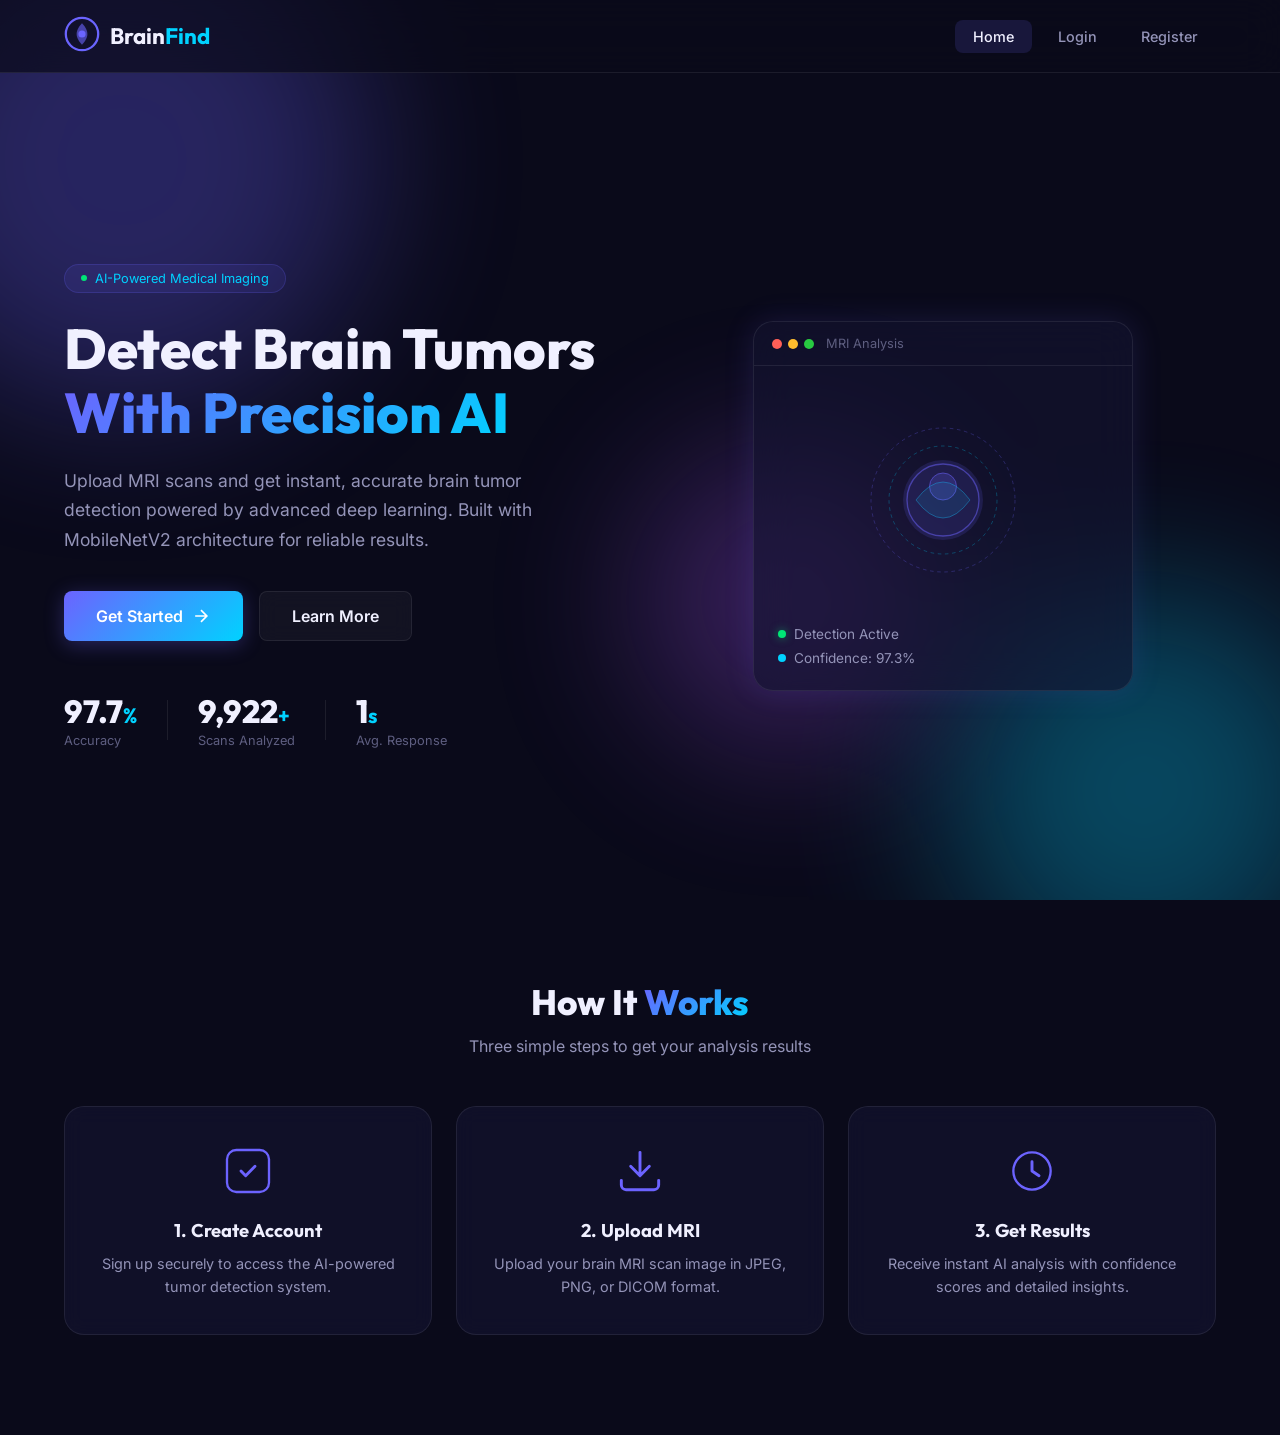
<file: index.html>
<!DOCTYPE html>
<html lang="en">

<head>
    <meta charset="UTF-8">
    <meta name="viewport" content="width=device-width, initial-scale=1.0">
    <title>BrainFind — AI Brain Tumor Detection</title>
    <meta name="description"
        content="Advanced AI-powered brain tumor detection from MRI scans using deep learning. Upload, analyze, and get instant results.">
    <link rel="preconnect" href="https://fonts.googleapis.com">
    <link rel="preconnect" href="https://fonts.gstatic.com" crossorigin>
    <link
        href="https://fonts.googleapis.com/css2?family=Inter:wght@300;400;500;600;700;800;900&family=Outfit:wght@300;400;500;600;700;800&display=swap"
        rel="stylesheet">
    <link rel="stylesheet" href="style.css">
</head>

<body>
    <!-- Animated Background -->
    <div class="bg-animation">
        <div class="bg-orb bg-orb-1"></div>
        <div class="bg-orb bg-orb-2"></div>
        <div class="bg-orb bg-orb-3"></div>
    </div>

    <!-- Navigation -->
    <nav class="navbar" id="navbar">
        <div class="nav-container">
            <a href="#" class="nav-logo" id="nav-logo-link">
                <div class="logo-icon">
                    <svg viewBox="0 0 40 40" fill="none">
                        <circle cx="20" cy="20" r="18" stroke="url(#logoGrad)" stroke-width="2.5" />
                        <path d="M20 8C20 8 14 14 14 20C14 26 20 32 20 32C20 32 26 26 26 20C26 14 20 8 20 8Z"
                            fill="url(#logoGrad)" opacity="0.6" />
                        <circle cx="20" cy="20" r="4" fill="url(#logoGrad)" />
                        <defs>
                            <linearGradient id="logoGrad" x1="0" y1="0" x2="40" y2="40">
                                <stop offset="0%" stop-color="#6C63FF" />
                                <stop offset="100%" stop-color="#00D2FF" />
                            </linearGradient>
                        </defs>
                    </svg>
                </div>
                <span class="logo-text">Brain<span class="logo-highlight">Find</span></span>
            </a>
            <div class="nav-links">
                <a href="#" class="nav-link active" data-page="home" id="nav-home">Home</a>
                <a href="#" class="nav-link" data-page="login" id="nav-login">Login</a>
                <a href="#" class="nav-link" data-page="register" id="nav-register">Register</a>
                <a href="#" class="nav-link hidden" data-page="upload" id="nav-upload">Analyze</a>
                <a href="#" class="nav-link hidden" data-page="records" id="nav-records">Records</a>
                <button class="nav-btn hidden" id="nav-logout">Logout</button>
            </div>
            <button class="mobile-menu-btn" id="mobile-menu-btn">
                <span></span><span></span><span></span>
            </button>
        </div>
    </nav>

    <!-- ==================== HOME PAGE ==================== -->
    <section class="page active" id="page-home">
        <div class="hero">
            <div class="hero-content">
                <div class="hero-badge">
                    <span class="badge-dot"></span>
                    AI-Powered Medical Imaging
                </div>
                <h1 class="hero-title">
                    Detect Brain Tumors<br>
                    <span class="gradient-text">With Precision AI</span>
                </h1>
                <p class="hero-subtitle">
                    Upload MRI scans and get instant, accurate brain tumor detection powered by
                    advanced deep learning. Built with MobileNetV2 architecture for reliable results.
                </p>
                <div class="hero-actions">
                    <button class="btn btn-primary btn-lg" id="hero-get-started">
                        Get Started
                        <svg width="20" height="20" viewBox="0 0 24 24" fill="none" stroke="currentColor"
                            stroke-width="2">
                            <path d="M5 12h14M12 5l7 7-7 7" />
                        </svg>
                    </button>
                    <button class="btn btn-glass btn-lg" id="hero-learn-more">
                        Learn More
                    </button>
                </div>
                <div class="hero-stats">
                    <div class="stat">
                        <span class="stat-number" data-count="98.5">0</span><span class="stat-suffix">%</span>
                        <span class="stat-label">Accuracy</span>
                    </div>
                    <div class="stat-divider"></div>
                    <div class="stat">
                        <span class="stat-number" data-count="10000">0</span><span class="stat-suffix">+</span>
                        <span class="stat-label">Scans Analyzed</span>
                    </div>
                    <div class="stat-divider"></div>
                    <div class="stat">
                        <span class="stat-number" data-count="2">0</span><span class="stat-suffix">s</span>
                        <span class="stat-label">Avg. Response</span>
                    </div>
                </div>
            </div>
            <div class="hero-visual">
                <div class="brain-scan-card">
                    <div class="scan-header">
                        <div class="scan-dots">
                            <span></span><span></span><span></span>
                        </div>
                        <span class="scan-title">MRI Analysis</span>
                    </div>
                    <div class="scan-body">
                        <div class="scan-image-placeholder">
                            <svg viewBox="0 0 200 200" fill="none">
                                <circle cx="100" cy="100" r="80" stroke="rgba(108,99,255,0.3)" stroke-width="1"
                                    stroke-dasharray="4 4" />
                                <circle cx="100" cy="100" r="60" stroke="rgba(0,210,255,0.3)" stroke-width="1"
                                    stroke-dasharray="4 4" />
                                <circle cx="100" cy="100" r="40" stroke="rgba(108,99,255,0.5)" stroke-width="1.5" />
                                <circle cx="100" cy="85" r="15" fill="rgba(108,99,255,0.2)"
                                    stroke="rgba(108,99,255,0.6)" stroke-width="1" />
                                <path d="M70 100 Q100 60 130 100 Q100 140 70 100Z" fill="rgba(0,210,255,0.1)"
                                    stroke="rgba(0,210,255,0.4)" stroke-width="1" />
                            </svg>
                            <div class="scan-pulse"></div>
                        </div>
                        <div class="scan-results">
                            <div class="scan-result-item">
                                <span class="result-dot positive"></span>
                                <span>Detection Active</span>
                            </div>
                            <div class="scan-result-item">
                                <span class="result-dot processing"></span>
                                <span>Confidence: 97.3%</span>
                            </div>
                        </div>
                    </div>
                </div>
            </div>
        </div>

        <!-- Features Section -->
        <div class="features-section" id="features">
            <h2 class="section-title">How It <span class="gradient-text">Works</span></h2>
            <p class="section-subtitle">Three simple steps to get your analysis results</p>
            <div class="features-grid">
                <div class="feature-card">
                    <div class="feature-icon">
                        <svg viewBox="0 0 48 48" fill="none">
                            <rect x="6" y="6" width="36" height="36" rx="8" stroke="url(#fg1)" stroke-width="2" />
                            <path d="M18 24L22 28L30 20" stroke="url(#fg1)" stroke-width="2.5" stroke-linecap="round"
                                stroke-linejoin="round" />
                            <defs>
                                <linearGradient id="fg1" x1="6" y1="6" x2="42" y2="42">
                                    <stop stop-color="#6C63FF" />
                                    <stop offset="1" stop-color="#00D2FF" />
                                </linearGradient>
                            </defs>
                        </svg>
                    </div>
                    <h3>1. Create Account</h3>
                    <p>Sign up securely to access the AI-powered tumor detection system.</p>
                </div>
                <div class="feature-card">
                    <div class="feature-icon">
                        <svg viewBox="0 0 48 48" fill="none">
                            <path d="M24 8L24 28M16 20L24 28L32 20" stroke="url(#fg2)" stroke-width="2.5"
                                stroke-linecap="round" stroke-linejoin="round" />
                            <path d="M8 32V36C8 38.2091 9.79086 40 12 40H36C38.2091 40 40 38.2091 40 36V32"
                                stroke="url(#fg2)" stroke-width="2.5" stroke-linecap="round" />
                            <defs>
                                <linearGradient id="fg2" x1="8" y1="8" x2="40" y2="40">
                                    <stop stop-color="#6C63FF" />
                                    <stop offset="1" stop-color="#00D2FF" />
                                </linearGradient>
                            </defs>
                        </svg>
                    </div>
                    <h3>2. Upload MRI</h3>
                    <p>Upload your brain MRI scan image in JPEG, PNG, or DICOM format.</p>
                </div>
                <div class="feature-card">
                    <div class="feature-icon">
                        <svg viewBox="0 0 48 48" fill="none">
                            <circle cx="24" cy="24" r="16" stroke="url(#fg3)" stroke-width="2" />
                            <path d="M24 16V24L30 28" stroke="url(#fg3)" stroke-width="2.5" stroke-linecap="round"
                                stroke-linejoin="round" />
                            <defs>
                                <linearGradient id="fg3" x1="8" y1="8" x2="40" y2="40">
                                    <stop stop-color="#6C63FF" />
                                    <stop offset="1" stop-color="#00D2FF" />
                                </linearGradient>
                            </defs>
                        </svg>
                    </div>
                    <h3>3. Get Results</h3>
                    <p>Receive instant AI analysis with confidence scores and detailed insights.</p>
                </div>
            </div>
        </div>
    </section>

    <!-- ==================== LOGIN PAGE ==================== -->
    <section class="page" id="page-login">
        <div class="auth-container">
            <div class="auth-card">
                <div class="auth-header">
                    <div class="auth-icon">
                        <svg viewBox="0 0 48 48" fill="none">
                            <circle cx="24" cy="18" r="8" stroke="url(#ag1)" stroke-width="2.5" />
                            <path d="M10 40C10 33.3726 16.268 28 24 28C31.732 28 38 33.3726 38 40" stroke="url(#ag1)"
                                stroke-width="2.5" stroke-linecap="round" />
                            <defs>
                                <linearGradient id="ag1" x1="10" y1="10" x2="38" y2="40">
                                    <stop stop-color="#6C63FF" />
                                    <stop offset="1" stop-color="#00D2FF" />
                                </linearGradient>
                            </defs>
                        </svg>
                    </div>
                    <h2>Welcome Back</h2>
                    <p>Sign in to continue analyzing MRI scans</p>
                </div>
                <form class="auth-form" id="login-form">
                    <div class="form-group">
                        <label for="login-email">Email Address</label>
                        <div class="input-wrapper">
                            <svg class="input-icon" viewBox="0 0 24 24" fill="none" stroke="currentColor"
                                stroke-width="1.5">
                                <rect x="2" y="4" width="20" height="16" rx="3" />
                                <path d="M2 7L12 13L22 7" />
                            </svg>
                            <input type="email" id="login-email" placeholder="you@example.com" required>
                        </div>
                    </div>
                    <div class="form-group">
                        <label for="login-password">Password</label>
                        <div class="input-wrapper">
                            <svg class="input-icon" viewBox="0 0 24 24" fill="none" stroke="currentColor"
                                stroke-width="1.5">
                                <rect x="3" y="11" width="18" height="11" rx="2" />
                                <path d="M7 11V7a5 5 0 0110 0v4" />
                            </svg>
                            <input type="password" id="login-password" placeholder="••••••••" required>
                            <button type="button" class="toggle-password" data-target="login-password">
                                <svg viewBox="0 0 24 24" fill="none" stroke="currentColor" stroke-width="1.5">
                                    <path d="M1 12s4-8 11-8 11 8 11 8-4 8-11 8-11-8-11-8z" />
                                    <circle cx="12" cy="12" r="3" />
                                </svg>
                            </button>
                        </div>
                    </div>
                    <div class="form-options">
                        <label class="checkbox-label">
                            <input type="checkbox" id="remember-me">
                            <span class="checkmark"></span>
                            Remember me
                        </label>
                        <a href="#" class="forgot-link">Forgot password?</a>
                    </div>
                    <button type="submit" class="btn btn-primary btn-full" id="login-submit">
                        <span class="btn-text">Sign In</span>
                        <div class="btn-loader hidden"></div>
                    </button>
                    <div class="auth-error hidden" id="login-error"></div>
                </form>
                <div class="auth-footer">
                    <p>Don't have an account? <a href="#" id="goto-register">Create one</a></p>
                </div>
            </div>
        </div>
    </section>

    <!-- ==================== REGISTER PAGE ==================== -->
    <section class="page" id="page-register">
        <div class="auth-container">
            <div class="auth-card">
                <div class="auth-header">
                    <div class="auth-icon">
                        <svg viewBox="0 0 48 48" fill="none">
                            <circle cx="24" cy="18" r="8" stroke="url(#ag2)" stroke-width="2.5" />
                            <path d="M10 40C10 33.3726 16.268 28 24 28C31.732 28 38 33.3726 38 40" stroke="url(#ag2)"
                                stroke-width="2.5" stroke-linecap="round" />
                            <path d="M36 14V22M32 18H40" stroke="url(#ag2)" stroke-width="2.5" stroke-linecap="round" />
                            <defs>
                                <linearGradient id="ag2" x1="10" y1="10" x2="40" y2="42">
                                    <stop stop-color="#6C63FF" />
                                    <stop offset="1" stop-color="#00D2FF" />
                                </linearGradient>
                            </defs>
                        </svg>
                    </div>
                    <h2>Create Account</h2>
                    <p>Join BrainFind to start analyzing MRI scans</p>
                </div>
                <form class="auth-form" id="register-form">
                    <div class="form-row">
                        <div class="form-group">
                            <label for="reg-firstname">First Name</label>
                            <div class="input-wrapper">
                                <svg class="input-icon" viewBox="0 0 24 24" fill="none" stroke="currentColor"
                                    stroke-width="1.5">
                                    <circle cx="12" cy="8" r="4" />
                                    <path d="M6 21v-2a4 4 0 014-4h4a4 4 0 014 4v2" />
                                </svg>
                                <input type="text" id="reg-firstname" placeholder="John" required>
                            </div>
                        </div>
                        <div class="form-group">
                            <label for="reg-lastname">Last Name</label>
                            <div class="input-wrapper">
                                <svg class="input-icon" viewBox="0 0 24 24" fill="none" stroke="currentColor"
                                    stroke-width="1.5">
                                    <circle cx="12" cy="8" r="4" />
                                    <path d="M6 21v-2a4 4 0 014-4h4a4 4 0 014 4v2" />
                                </svg>
                                <input type="text" id="reg-lastname" placeholder="Doe" required>
                            </div>
                        </div>
                    </div>
                    <div class="form-group">
                        <label for="reg-email">Email Address</label>
                        <div class="input-wrapper">
                            <svg class="input-icon" viewBox="0 0 24 24" fill="none" stroke="currentColor"
                                stroke-width="1.5">
                                <rect x="2" y="4" width="20" height="16" rx="3" />
                                <path d="M2 7L12 13L22 7" />
                            </svg>
                            <input type="email" id="reg-email" placeholder="you@example.com" required>
                        </div>
                    </div>
                    <div class="form-group">
                        <label for="reg-password">Password</label>
                        <div class="input-wrapper">
                            <svg class="input-icon" viewBox="0 0 24 24" fill="none" stroke="currentColor"
                                stroke-width="1.5">
                                <rect x="3" y="11" width="18" height="11" rx="2" />
                                <path d="M7 11V7a5 5 0 0110 0v4" />
                            </svg>
                            <input type="password" id="reg-password" placeholder="Min. 6 characters" required
                                minlength="6">
                            <button type="button" class="toggle-password" data-target="reg-password">
                                <svg viewBox="0 0 24 24" fill="none" stroke="currentColor" stroke-width="1.5">
                                    <path d="M1 12s4-8 11-8 11 8 11 8-4 8-11 8-11-8-11-8z" />
                                    <circle cx="12" cy="12" r="3" />
                                </svg>
                            </button>
                        </div>
                        <div class="password-strength" id="password-strength">
                            <div class="strength-bar">
                                <div class="strength-fill" id="strength-fill"></div>
                            </div>
                            <span class="strength-text" id="strength-text"></span>
                        </div>
                    </div>
                    <div class="form-group">
                        <label for="reg-confirm">Confirm Password</label>
                        <div class="input-wrapper">
                            <svg class="input-icon" viewBox="0 0 24 24" fill="none" stroke="currentColor"
                                stroke-width="1.5">
                                <rect x="3" y="11" width="18" height="11" rx="2" />
                                <path d="M7 11V7a5 5 0 0110 0v4" />
                            </svg>
                            <input type="password" id="reg-confirm" placeholder="Re-enter password" required>
                        </div>
                    </div>
                    <label class="checkbox-label terms-label">
                        <input type="checkbox" id="agree-terms" required>
                        <span class="checkmark"></span>
                        I agree to the <a href="#">Terms of Service</a> and <a href="#">Privacy Policy</a>
                    </label>
                    <button type="submit" class="btn btn-primary btn-full" id="register-submit">
                        <span class="btn-text">Create Account</span>
                        <div class="btn-loader hidden"></div>
                    </button>
                    <div class="auth-error hidden" id="register-error"></div>
                    <div class="auth-success hidden" id="register-success"></div>
                </form>
                <div class="auth-footer">
                    <p>Already have an account? <a href="#" id="goto-login">Sign in</a></p>
                </div>
            </div>
        </div>
    </section>

    <!-- ==================== UPLOAD / PREDICT PAGE ==================== -->
    <section class="page" id="page-upload">
        <div class="upload-container">
            <div class="upload-header">
                <h1>MRI Scan <span class="gradient-text">Analysis</span></h1>
                <p>Upload a brain MRI image to detect potential tumors using AI</p>
            </div>

            <div class="upload-content">
                <!-- Upload Area -->
                <div class="upload-area-wrapper">
                    <div class="upload-dropzone" id="upload-dropzone">
                        <div class="dropzone-content" id="dropzone-content">
                            <div class="dropzone-icon">
                                <svg viewBox="0 0 64 64" fill="none">
                                    <rect x="8" y="8" width="48" height="48" rx="12" stroke="url(#upGrad)"
                                        stroke-width="2" stroke-dasharray="6 4" />
                                    <path d="M32 22V42M24 30L32 22L40 30" stroke="url(#upGrad)" stroke-width="2.5"
                                        stroke-linecap="round" stroke-linejoin="round" />
                                    <defs>
                                        <linearGradient id="upGrad" x1="8" y1="8" x2="56" y2="56">
                                            <stop stop-color="#6C63FF" />
                                            <stop offset="1" stop-color="#00D2FF" />
                                        </linearGradient>
                                    </defs>
                                </svg>
                            </div>
                            <h3>Drag & Drop MRI Scan</h3>
                            <p>or click to browse files</p>
                            <span class="file-types">Supports: JPG, PNG, BMP</span>
                        </div>
                        <div class="dropzone-preview hidden" id="dropzone-preview">
                            <img id="preview-image" alt="MRI Preview">
                            <button class="remove-image" id="remove-image" title="Remove image">
                                <svg viewBox="0 0 24 24" fill="none" stroke="currentColor" stroke-width="2">
                                    <path d="M18 6L6 18M6 6l12 12" />
                                </svg>
                            </button>
                        </div>
                        <input type="file" id="file-input" accept="image/*" hidden>
                    </div>
                    <button class="btn btn-primary btn-lg btn-full" id="analyze-btn" disabled>
                        <svg width="20" height="20" viewBox="0 0 24 24" fill="none" stroke="currentColor"
                            stroke-width="2">
                            <circle cx="11" cy="11" r="8" />
                            <path d="M21 21l-4.35-4.35" />
                        </svg>
                        <span class="btn-text">Analyze Scan</span>
                        <div class="btn-loader hidden"></div>
                    </button>
                </div>

                <!-- Results Area -->
                <div class="results-panel hidden" id="results-panel">
                    <div class="results-header">
                        <h2>Analysis Results</h2>
                        <div style="display: flex; gap: 8px; align-items: center;">
                            <button class="btn btn-primary btn-sm" id="save-case-btn" style="background: linear-gradient(135deg, #10b981, #059669); border: none; font-weight: 600; padding: 8px 16px;">Save Case</button>
                            <button class="btn btn-glass btn-sm hidden" id="delete-case-btn" style="background: rgba(239, 68, 68, 0.15); border-color: rgba(239, 68, 68, 0.4); color: #ef4444; font-weight: 600; padding: 8px 16px;">Delete Case</button>
                            <button class="btn btn-glass btn-sm" id="new-scan-btn">New Scan</button>
                        </div>
                    </div>

                    <div class="result-card" id="result-card">
                        <div class="result-status" id="result-status">
                            <div class="status-icon" id="status-icon"></div>
                            <h3 id="result-label"></h3>
                            <p id="result-description"></p>
                        </div>

                        <div class="confidence-meter">
                            <div class="confidence-header">
                                <span>Confidence Score</span>
                                <span class="confidence-value" id="confidence-value">0%</span>
                            </div>
                            <div class="confidence-bar">
                                <div class="confidence-fill" id="confidence-fill"></div>
                            </div>
                        </div>

                        <div class="result-details">
                            <div class="detail-item">
                                <span class="detail-label">Model</span>
                                <span class="detail-value">MobileNetV2</span>
                            </div>
                            <div class="detail-item">
                                <span class="detail-label">Analysis Time</span>
                                <span class="detail-value" id="analysis-time">—</span>
                            </div>
                            <div class="detail-item">
                                <span class="detail-label">Image Size</span>
                                <span class="detail-value" id="image-size">—</span>
                            </div>
                        </div>
                    </div>

                    <!-- Highlighted Scan Image -->
                    <div class="highlighted-scan-wrapper hidden" id="highlighted-scan-wrapper">
                        <div class="highlighted-scan-header">
                            <svg viewBox="0 0 24 24" fill="none" stroke="currentColor" stroke-width="2" width="18" height="18"><circle cx="11" cy="11" r="8"/><path d="M21 21l-4.35-4.35"/></svg>
                            <span>AI Scan Analysis — Highlighted Region</span>
                        </div>
                        <div class="highlighted-scan-body">
                            <img id="highlighted-scan-img" alt="Highlighted MRI Scan" />
                            <div class="highlighted-scan-legend" id="highlighted-scan-legend"></div>
                        </div>
                    </div>

                    <div class="result-disclaimer">
                        <svg viewBox="0 0 24 24" fill="none" stroke="currentColor" stroke-width="1.5" width="16"
                            height="16">
                            <circle cx="12" cy="12" r="10" />
                            <path d="M12 8v4M12 16h.01" />
                        </svg>
                        <p>This is an AI-assisted analysis tool and should not replace professional medical diagnosis.
                            Always consult with a qualified healthcare provider.</p>
                    </div>
                </div>
        </div>
    </section>

    <!-- ==================== RECORDS / HISTORY PAGE ==================== -->
    <section class="page" id="page-records">
        <div class="upload-container" style="max-width: 1100px; margin-top: 40px; padding: 0 20px;">
            <!-- Saved Clinical Cases Log Section -->
            <div class="history-section" id="history-section" style="background: rgba(30, 30, 45, 0.45); backdrop-filter: blur(12px); border: 1px solid rgba(255,255,255,0.08); border-radius: 16px; padding: 28px; box-shadow: 0 8px 32px 0 rgba(0,0,0,0.25);">
                <div class="history-header" style="display: flex; justify-content: space-between; align-items: center; margin-bottom: 24px; border-bottom: 1px solid rgba(255,255,255,0.1); padding-bottom: 16px;">
                    <div style="display: flex; align-items: center; gap: 12px;">
                        <svg width="24" height="24" viewBox="0 0 24 24" fill="none" stroke="#6C63FF" stroke-width="2" stroke-linecap="round" stroke-linejoin="round"><path d="M14 2H6a2 2 0 0 0-2 2v16a2 2 0 0 0 2 2h12a2 2 0 0 0 2-2V8z"></path><polyline points="14 2 14 8 20 8"></polyline><line x1="16" y1="13" x2="8" y2="13"></line><line x1="16" y1="17" x2="8" y2="17"></line><polyline points="10 9 9 9 8 9"></polyline></svg>
                        <h2 style="font-family: 'Outfit', sans-serif; font-size: 1.45rem; margin: 0; color: #fff; font-weight: 600;">Saved Clinical Cases Log</h2>
                    </div>
                    <button class="btn btn-glass btn-sm" id="clear-history-btn" style="font-size: 0.82rem; padding: 8px 16px; border-color: rgba(239, 68, 68, 0.4); color: #ef4444; font-weight: 600;">Clear All Logs</button>
                </div>
                <div class="history-table-wrapper" style="overflow-x: auto;">
                    <table class="history-table" style="width: 100%; border-collapse: collapse; text-align: left; font-family: 'Inter', sans-serif; font-size: 0.9rem;">
                        <thead>
                            <tr style="border-bottom: 1px solid rgba(255,255,255,0.15); color: rgba(255,255,255,0.6); font-weight: 500;">
                                <th style="padding: 12px 8px;">Patient ID / Ref</th>
                                <th style="padding: 12px 8px;">Date & Time</th>
                                <th style="padding: 12px 8px;">Diagnosis</th>
                                <th style="padding: 12px 8px;">Confidence</th>
                                <th style="padding: 12px 8px;">Est. Dimensions</th>
                                <th style="padding: 12px 8px; text-align: right;">Action</th>
                            </tr>
                        </thead>
                        <tbody id="history-table-body" style="color: #fff;">
                            <tr>
                                <td colspan="6" style="padding: 24px 8px; text-align: center; color: rgba(255,255,255,0.4);">No saved patient reports found. Save a case to store it.</td>
                            </tr>
                        </tbody>
                    </table>
                </div>
            </div>
        </div>
    </section>

    <!-- Toast Notification -->
    <div class="toast-container" id="toast-container"></div>

    <script src="script.js"></script>
</body>

</html>
</file>
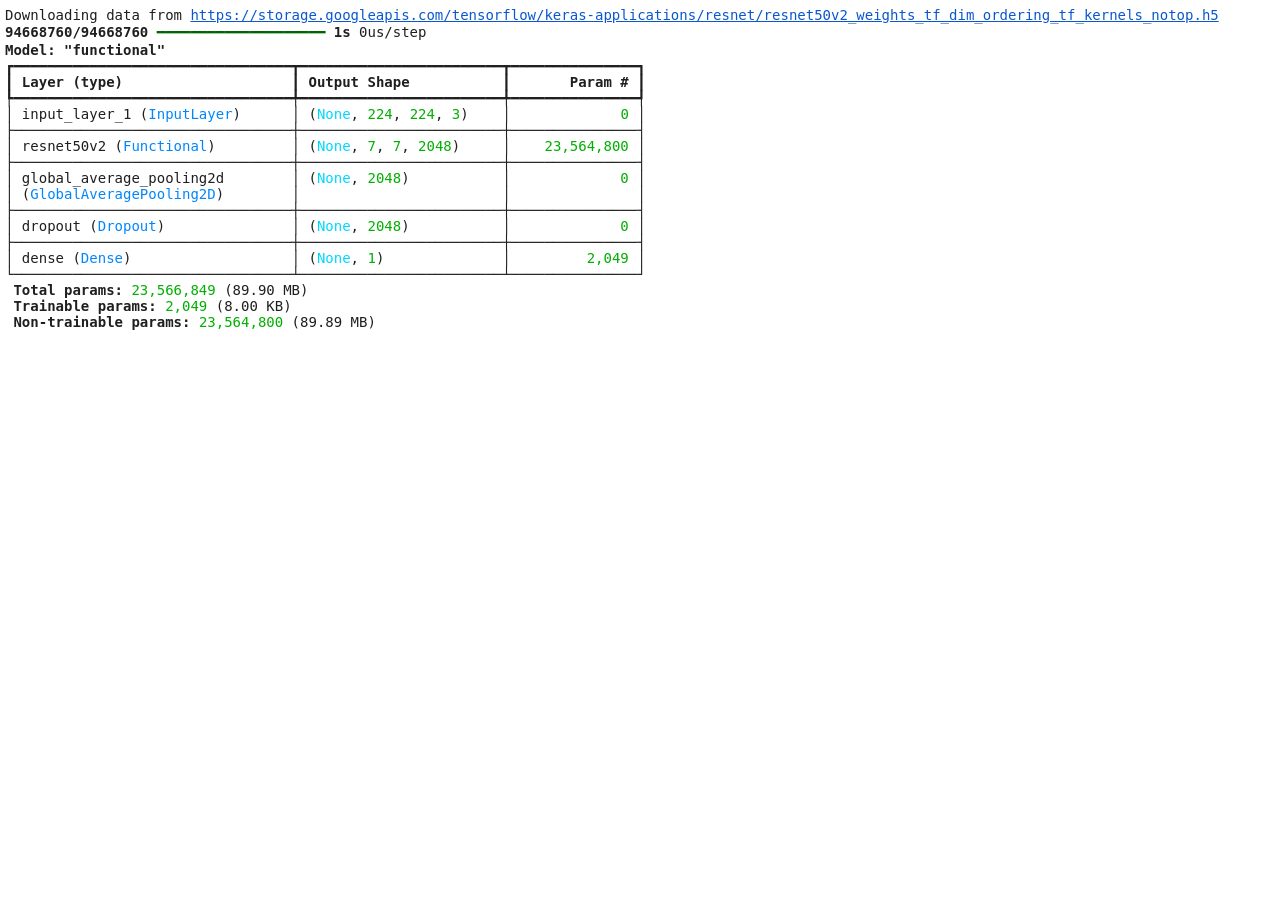
<file: outputframe(2).html>
<!DOCTYPE html>
<!-- saved from url=(0133)https://41qgcmsp38i-496ff2e9c6d22116-0-colab.googleusercontent.com/outputframe.html?vrz=colab-external_20260518-060045_RC00_917136975 -->
<html theme="light" editor="Default Light" style="overflow-y: hidden;"><head><meta http-equiv="Content-Type" content="text/html; charset=UTF-8">
<script>
  // Avoid arrow function syntax to stay ES5 compatible for the sake of googlebot.
  window.addEventListener("message", function (message) {
    if (message.source != window.parent) {
      return;
    }
    if (message.data.sandboxed_iframe_evaluation) {
      // Message is available in scope so evaluated script can get params from
      // it.
      window.currentMessage = message;
      eval.call(null, message.data.sandboxed_iframe_evaluation);
      delete window.currentMessage;
    }
  });
</script>
<style>html{--colab-primary-color:#0b57d0;--colab-primary-text-color:#1f1f1f;--colab-primary-text-color-rgb:31,31,31;--colab-secondary-text-color:#444746;--colab-primary-surface-color:#fff;--colab-secondary-surface-color:#f2f2f2;--colab-border-color:#c4c7c5;--colab-bold-border-color:#747775;--ansi-black:#000;--ansi-red:#8b0000;--ansi-green:#006400;--ansi-yellow:#cdcd00;--ansi-blue:#00e;--ansi-magenta:#cd00cd;--ansi-cyan:#4682b4;--ansi-gray:#e5e5e5;--ansi-bright-black:#7f7f7f;--ansi-bright-red:red;--ansi-bright-green:#00d000;--ansi-bright-yellow:#ff0;--ansi-bright-blue:#5c5cff;--ansi-bright-magenta:#f0f;--ansi-bright-cyan:#0ff;--ansi-bright-gray:#fff;--colab-anchor-color:var(--colab-primary-color);--colab-highlighted-surface-color:rgba(var(--colab-primary-text-color-rgb),0.08);--colab-icon-color:var(--colab-secondary-text-color);--colab-scrollbar-color:rgba(var(--colab-primary-text-color-rgb),0.24);--colab-scrollbar-hover-color:rgba(var(--colab-primary-text-color-rgb),0.48);--colab-scrollbar-active-color:rgba(var(--colab-primary-text-color-rgb),0.48);--colab-code-font-family:monospace;--colab-chrome-font-family:"Google Sans Text","Google Sans","Noto",sans-serif;--colab-chrome-font-size:14px}html[theme=dark]{--colab-primary-color:#a8c7fa;--colab-primary-text-color:#e3e3e3;--colab-primary-text-color-rgb:227,227,227;--colab-secondary-text-color:#c4c7c5;--colab-primary-surface-color:#282a2c;--colab-secondary-surface-color:#474747;--colab-border-color:#444746;--colab-bold-border-color:#8e918f;--ansi-black:#3f3f3f;--ansi-red:#ff7a88;--ansi-green:#57bb8a;--ansi-yellow:#ff6;--ansi-blue:#82b1ff;--ansi-magenta:#cd00cd;--ansi-cyan:#99bbd7;--ansi-gray:#e5e5e5;--ansi-bright-green:#0f0}html[theme=dark].embedded{--colab-secondary-surface-color:#202124;--colab-highlighted-surface-color:#202124;--colab-border-color:#3c4043}html[editor=Synthwave84]{--colab-anchor-color:#f97e72;--colab-primary-surface-color:#262335;--colab-secondary-surface-color:#49549539;--colab-highlighted-surface-color:#37294d99;--colab-border-color:#7059ab66;--ansi-red:#fe4450;--ansi-green:#72f1b8;--ansi-yellow:#f97e72;--ansi-blue:#03edf9;--ansi-magenta:#ff7edb;--ansi-cyan:#03edf9;--ansi-bright-red:#fe4450;--ansi-bright-green:#72f1b8;--ansi-bright-yellow:#fede5d;--ansi-bright-blue:#03edf9;--ansi-bright-magenta:#ff7edb;--ansi-bright-cyan:#03edf9}html{overflow-y:hidden}body{background:var(--colab-primary-surface-color);color:var(--colab-primary-text-color);font-family:var(--colab-chrome-font-family);font-size:var(--colab-chrome-font-size);line-height:1.24;font-weight:400;padding:7px 0 10px 5px;margin:0}h1,h2,h3,h4,h5,h6{color:var(--colab-primary-text-color);font-family:var(--colab-chrome-font-family);font-weight:700;margin-bottom:4px}p,ul{margin-bottom:6px;margin-top:6px}pre{margin-bottom:0;margin-top:0}a{color:var(--colab-anchor-color)}div.output_text,div.output_text pre,div.stream{display:inline}.execute_result>pre{display:block}.output_latex,.output_markdown{max-width:1016px}.output_markdown table,table.dataframe{border-collapse:collapse;border-spacing:0;border:none;table-layout:fixed}.output_markdown table thead,table.dataframe thead{border-bottom:1px solid var(--colab-border-color);font-family:var(--colab-code-font-family);text-align:right}.output_markdown table td,.output_markdown table th,.output_markdown table tr,table.dataframe td,table.dataframe th,table.dataframe tr{border:none;padding:.5em;white-space:normal}.output_markdown table th,table.dataframe th{font-weight:700}.output_markdown table th.col_heading,table.dataframe th.col_heading{text-align:right}.output_markdown table tbody tr:nth-child(odd),table.dataframe tbody tr:nth-child(odd){background:var(--colab-secondary-surface-color)}.output_markdown table tbody tr:hover,.output_markdown table tbody tr:nth-child(odd):hover,table.dataframe tbody tr:hover,table.dataframe tbody tr:nth-child(odd):hover{background-color:var(--colab-highlighted-surface-color)}.output_markdown table td,table.dataframe td{text-align:right}table.dataTable input.text_filter{width:95%}.output_markdown table th,table.dataTable th{text-align:left}.output_image>img{background-color:#fff;max-width:100%;vertical-align:bottom}.output_image>img.unconstrained{max-width:unset}.ansibold{font-weight:700}.ansiblack{color:#000}.ansired{color:darkred}.ansigreen{color:#006400}.ansiyellow{color:brown}.ansiblue{color:#00008b}.ansipurple{color:#9400d3}.ansicyan{color:#4682b4}.ansigray{color:gray}.ansibgblack{background-color:#000}.ansibgred{background-color:red}.ansibggreen{background-color:green}.ansibgyellow{background-color:#ff0}.ansibgblue{background-color:blue}.ansibgpurple{background-color:#f0f}.ansibgcyan{background-color:cyan}.ansibggray{background-color:gray}.output-error span{font-weight:400!important}.output-error pre{white-space:pre-wrap}.display_data .output_text pre,.execute_result .output_text pre{white-space:pre-wrap}input.raw_input{font-family:var(--colab-code-font-family);width:90%}input{background:var(--colab-primary-surface-color);border:1px solid var(--colab-bold-border-color);color:var(--colab-primary-text-color)}#output-area{display:flow-root}#output-area button.colab{background-color:var(--colab-secondary-surface-color);border:0;box-shadow:0 1px 3px 1px rgba(0,0,0,.15),0 1px 2px 0 rgba(0,0,0,.3);color:var(--colab-primary-text-color);font-family:var(--colab-chrome-font-family);font-size:11px;margin:0 4px 10px;padding:6px;text-transform:uppercase;-webkit-user-select:none;-moz-user-select:none;-ms-user-select:none;user-select:none}#output-area button.colab:hover{background-color:var(--colab-highlighted-surface-color);cursor:pointer}#output-area .output-error button.error-details{background-color:#42a5f5;color:#fff}#output-area .output-error button.error-details:hover{background-color:#2196f3}#output-area .stdin-widget{-webkit-box-align:center;-webkit-align-items:center;-moz-box-align:center;-ms-flex-align:center;align-items:center;display:inline;font-family:var(--colab-code-font-family);margin-right:10px;margin-top:10px;min-width:250px;padding:1px}#output-area .stdin-widget-hidden{visibility:hidden}.error .collapsed .extraneous{display:none}.error .error-expander{-webkit-box-align:center;-webkit-align-items:center;-moz-box-align:center;-ms-flex-align:center;align-items:center;cursor:pointer;display:-webkit-box;display:-webkit-flex;display:-moz-box;display:-ms-flexbox;display:flex}.error .error-expander hr{border:0;border-top:1px solid var(--colab-bold-border-color);-webkit-box-flex:1;-webkit-flex-grow:1;-moz-box-flex:1;-ms-flex-positive:1;flex-grow:1;height:1px;margin:0 10px;padding:0}.error .error-expander hr:first-child{max-width:240px}.error .error-expander svg{fill:var(--colab-icon-color);height:24px;stroke:var(--colab-icon-color);width:24px}.lm-Widget.lm-mod-hidden{display:none!important}audio:focus{outline:none}::-webkit-scrollbar{height:12px;width:12px}::-webkit-scrollbar-button{height:0;width:0}::-webkit-scrollbar-corner{background:transparent}::-webkit-scrollbar-thumb{background-clip:content-box;background-color:var(--colab-scrollbar-color);border:2px solid transparent;border-radius:8px;min-height:28px;min-width:28px}::-webkit-scrollbar-thumb:hover{background-color:var(--colab-scrollbar-hover-color)}::-webkit-scrollbar-thumb:active{background-color:var(--colab-scrollbar-active-color)}@supports not (selector(::-webkit-scrollbar)){*{scrollbar-color:var(--colab-scrollbar-color) transparent}}.string-repr{display:inline}.string-repr .quote{opacity:75%;-webkit-user-select:none;-moz-user-select:none;-ms-user-select:none;user-select:none}.string-repr pre{display:inline;white-space:pre-wrap;word-break:break-all}.string-repr button{color:var(--colab-primary-text-color);cursor:pointer;border:1px solid #767676;border-radius:2px;outline:none}.string-repr button.copy{background:transparent;border:none;margin-left:4px;opacity:0;padding:0;stroke:var(--colab-primary-text-color);-webkit-transition:opacity .2s;transition:opacity .2s}.string-repr button.copy svg{width:14px}.string-repr.hover button.copy,.string-repr:hover button.copy{opacity:1}.string-repr button.more{background-color:transparent;border-color:transparent;display:none;padding:0;-webkit-transition:background-color .2s,border-color .2s;transition:background-color .2s,border-color .2s}.string-repr.large button.more{display:inline}.string-repr.large.truncated button .collapse{display:none}.string-repr.large button .expand{display:none}.string-repr.large.truncated button .expand{display:inline}.string-repr.hover button.more,.string-repr:hover button.more{border-color:#767676}
/*# sourceMappingURL=outputframe.css.map */
//@ sourceURL=https://ssl.gstatic.com/colaboratory-static/common/36c39f0b4d14bd0c4bcaefb9bd81c792/outputframe.css</style><!--<base href="https://localhost:8080/">--><base href="."></head><body><div id="output-area"><span id="output-header"> </span><div id="output-body"><div class="stream output-id-11"><div class="output_subarea output_text"><pre>Downloading data from <a rel="nofollow" target="_blank" href="https://storage.googleapis.com/tensorflow/keras-applications/resnet/resnet50v2_weights_tf_dim_ordering_tf_kernels_notop.h5">https://storage.googleapis.com/tensorflow/keras-applications/resnet/resnet50v2_weights_tf_dim_ordering_tf_kernels_notop.h5</a>
<span style="font-weight: bold;">94668760/94668760</span><span> </span><span style="color: var(--ansi-green);">━━━━━━━━━━━━━━━━━━━━</span><span> </span><span style="font-weight: bold;">1s</span><span> 0us/step
</span></pre></div></div><div class="display_data output-id-12"><div class="output_subarea output_html rendered_html"><pre style="white-space:pre;overflow-x:auto;line-height:normal;font-family:Menlo,&#39;DejaVu Sans Mono&#39;,consolas,&#39;Courier New&#39;,monospace"><span style="font-weight: bold">Model: "functional"</span>
</pre>
</div></div><div class="display_data output-id-13"><div class="output_subarea output_html rendered_html"><pre style="white-space:pre;overflow-x:auto;line-height:normal;font-family:Menlo,&#39;DejaVu Sans Mono&#39;,consolas,&#39;Courier New&#39;,monospace">┏━━━━━━━━━━━━━━━━━━━━━━━━━━━━━━━━━┳━━━━━━━━━━━━━━━━━━━━━━━━┳━━━━━━━━━━━━━━━┓
┃<span style="font-weight: bold"> Layer (type)                    </span>┃<span style="font-weight: bold"> Output Shape           </span>┃<span style="font-weight: bold">       Param # </span>┃
┡━━━━━━━━━━━━━━━━━━━━━━━━━━━━━━━━━╇━━━━━━━━━━━━━━━━━━━━━━━━╇━━━━━━━━━━━━━━━┩
│ input_layer_1 (<span style="color: #0087ff; text-decoration-color: #0087ff">InputLayer</span>)      │ (<span style="color: #00d7ff; text-decoration-color: #00d7ff">None</span>, <span style="color: #00af00; text-decoration-color: #00af00">224</span>, <span style="color: #00af00; text-decoration-color: #00af00">224</span>, <span style="color: #00af00; text-decoration-color: #00af00">3</span>)    │             <span style="color: #00af00; text-decoration-color: #00af00">0</span> │
├─────────────────────────────────┼────────────────────────┼───────────────┤
│ resnet50v2 (<span style="color: #0087ff; text-decoration-color: #0087ff">Functional</span>)         │ (<span style="color: #00d7ff; text-decoration-color: #00d7ff">None</span>, <span style="color: #00af00; text-decoration-color: #00af00">7</span>, <span style="color: #00af00; text-decoration-color: #00af00">7</span>, <span style="color: #00af00; text-decoration-color: #00af00">2048</span>)     │    <span style="color: #00af00; text-decoration-color: #00af00">23,564,800</span> │
├─────────────────────────────────┼────────────────────────┼───────────────┤
│ global_average_pooling2d        │ (<span style="color: #00d7ff; text-decoration-color: #00d7ff">None</span>, <span style="color: #00af00; text-decoration-color: #00af00">2048</span>)           │             <span style="color: #00af00; text-decoration-color: #00af00">0</span> │
│ (<span style="color: #0087ff; text-decoration-color: #0087ff">GlobalAveragePooling2D</span>)        │                        │               │
├─────────────────────────────────┼────────────────────────┼───────────────┤
│ dropout (<span style="color: #0087ff; text-decoration-color: #0087ff">Dropout</span>)               │ (<span style="color: #00d7ff; text-decoration-color: #00d7ff">None</span>, <span style="color: #00af00; text-decoration-color: #00af00">2048</span>)           │             <span style="color: #00af00; text-decoration-color: #00af00">0</span> │
├─────────────────────────────────┼────────────────────────┼───────────────┤
│ dense (<span style="color: #0087ff; text-decoration-color: #0087ff">Dense</span>)                   │ (<span style="color: #00d7ff; text-decoration-color: #00d7ff">None</span>, <span style="color: #00af00; text-decoration-color: #00af00">1</span>)              │         <span style="color: #00af00; text-decoration-color: #00af00">2,049</span> │
└─────────────────────────────────┴────────────────────────┴───────────────┘
</pre>
</div></div><div class="display_data output-id-14"><div class="output_subarea output_html rendered_html"><pre style="white-space:pre;overflow-x:auto;line-height:normal;font-family:Menlo,&#39;DejaVu Sans Mono&#39;,consolas,&#39;Courier New&#39;,monospace"><span style="font-weight: bold"> Total params: </span><span style="color: #00af00; text-decoration-color: #00af00">23,566,849</span> (89.90 MB)
</pre>
</div></div><div class="display_data output-id-15"><div class="output_subarea output_html rendered_html"><pre style="white-space:pre;overflow-x:auto;line-height:normal;font-family:Menlo,&#39;DejaVu Sans Mono&#39;,consolas,&#39;Courier New&#39;,monospace"><span style="font-weight: bold"> Trainable params: </span><span style="color: #00af00; text-decoration-color: #00af00">2,049</span> (8.00 KB)
</pre>
</div></div><div class="display_data output-id-16"><div class="output_subarea output_html rendered_html"><pre style="white-space:pre;overflow-x:auto;line-height:normal;font-family:Menlo,&#39;DejaVu Sans Mono&#39;,consolas,&#39;Courier New&#39;,monospace"><span style="font-weight: bold"> Non-trainable params: </span><span style="color: #00af00; text-decoration-color: #00af00">23,564,800</span> (89.89 MB)
</pre>
</div></div></div><span id="output-footer"></span></div></body></html>
</file>
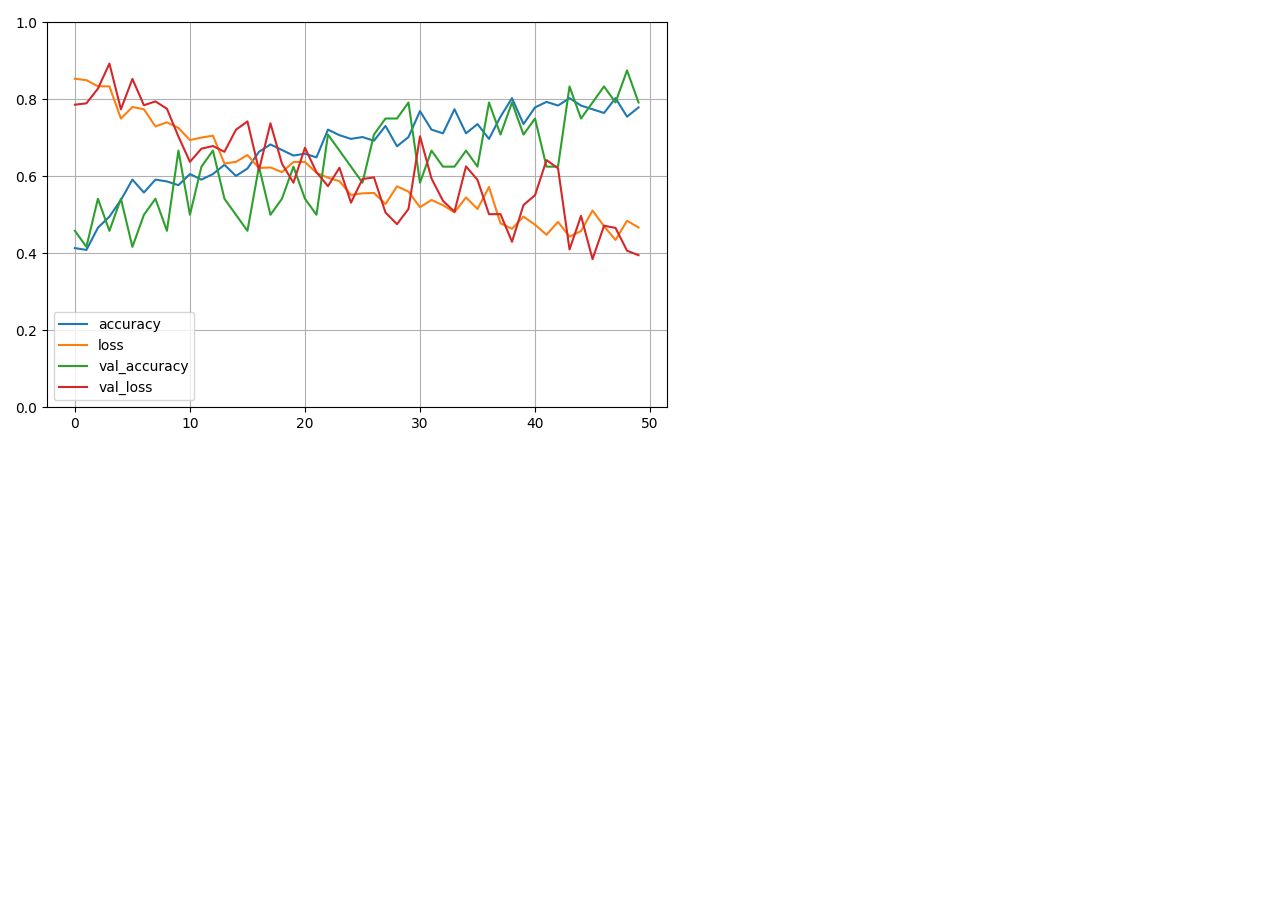
<file: outputframe(3).html>
<!DOCTYPE html>
<!-- saved from url=(0133)https://41qgcmsp38i-496ff2e9c6d22116-0-colab.googleusercontent.com/outputframe.html?vrz=colab-external_20260518-060045_RC00_917136975 -->
<html theme="light" editor="Default Light" style="overflow-y: hidden;"><head><meta http-equiv="Content-Type" content="text/html; charset=UTF-8">
<script>
  // Avoid arrow function syntax to stay ES5 compatible for the sake of googlebot.
  window.addEventListener("message", function (message) {
    if (message.source != window.parent) {
      return;
    }
    if (message.data.sandboxed_iframe_evaluation) {
      // Message is available in scope so evaluated script can get params from
      // it.
      window.currentMessage = message;
      eval.call(null, message.data.sandboxed_iframe_evaluation);
      delete window.currentMessage;
    }
  });
</script>
<style>html{--colab-primary-color:#0b57d0;--colab-primary-text-color:#1f1f1f;--colab-primary-text-color-rgb:31,31,31;--colab-secondary-text-color:#444746;--colab-primary-surface-color:#fff;--colab-secondary-surface-color:#f2f2f2;--colab-border-color:#c4c7c5;--colab-bold-border-color:#747775;--ansi-black:#000;--ansi-red:#8b0000;--ansi-green:#006400;--ansi-yellow:#cdcd00;--ansi-blue:#00e;--ansi-magenta:#cd00cd;--ansi-cyan:#4682b4;--ansi-gray:#e5e5e5;--ansi-bright-black:#7f7f7f;--ansi-bright-red:red;--ansi-bright-green:#00d000;--ansi-bright-yellow:#ff0;--ansi-bright-blue:#5c5cff;--ansi-bright-magenta:#f0f;--ansi-bright-cyan:#0ff;--ansi-bright-gray:#fff;--colab-anchor-color:var(--colab-primary-color);--colab-highlighted-surface-color:rgba(var(--colab-primary-text-color-rgb),0.08);--colab-icon-color:var(--colab-secondary-text-color);--colab-scrollbar-color:rgba(var(--colab-primary-text-color-rgb),0.24);--colab-scrollbar-hover-color:rgba(var(--colab-primary-text-color-rgb),0.48);--colab-scrollbar-active-color:rgba(var(--colab-primary-text-color-rgb),0.48);--colab-code-font-family:monospace;--colab-chrome-font-family:"Google Sans Text","Google Sans","Noto",sans-serif;--colab-chrome-font-size:14px}html[theme=dark]{--colab-primary-color:#a8c7fa;--colab-primary-text-color:#e3e3e3;--colab-primary-text-color-rgb:227,227,227;--colab-secondary-text-color:#c4c7c5;--colab-primary-surface-color:#282a2c;--colab-secondary-surface-color:#474747;--colab-border-color:#444746;--colab-bold-border-color:#8e918f;--ansi-black:#3f3f3f;--ansi-red:#ff7a88;--ansi-green:#57bb8a;--ansi-yellow:#ff6;--ansi-blue:#82b1ff;--ansi-magenta:#cd00cd;--ansi-cyan:#99bbd7;--ansi-gray:#e5e5e5;--ansi-bright-green:#0f0}html[theme=dark].embedded{--colab-secondary-surface-color:#202124;--colab-highlighted-surface-color:#202124;--colab-border-color:#3c4043}html[editor=Synthwave84]{--colab-anchor-color:#f97e72;--colab-primary-surface-color:#262335;--colab-secondary-surface-color:#49549539;--colab-highlighted-surface-color:#37294d99;--colab-border-color:#7059ab66;--ansi-red:#fe4450;--ansi-green:#72f1b8;--ansi-yellow:#f97e72;--ansi-blue:#03edf9;--ansi-magenta:#ff7edb;--ansi-cyan:#03edf9;--ansi-bright-red:#fe4450;--ansi-bright-green:#72f1b8;--ansi-bright-yellow:#fede5d;--ansi-bright-blue:#03edf9;--ansi-bright-magenta:#ff7edb;--ansi-bright-cyan:#03edf9}html{overflow-y:hidden}body{background:var(--colab-primary-surface-color);color:var(--colab-primary-text-color);font-family:var(--colab-chrome-font-family);font-size:var(--colab-chrome-font-size);line-height:1.24;font-weight:400;padding:7px 0 10px 5px;margin:0}h1,h2,h3,h4,h5,h6{color:var(--colab-primary-text-color);font-family:var(--colab-chrome-font-family);font-weight:700;margin-bottom:4px}p,ul{margin-bottom:6px;margin-top:6px}pre{margin-bottom:0;margin-top:0}a{color:var(--colab-anchor-color)}div.output_text,div.output_text pre,div.stream{display:inline}.execute_result>pre{display:block}.output_latex,.output_markdown{max-width:1016px}.output_markdown table,table.dataframe{border-collapse:collapse;border-spacing:0;border:none;table-layout:fixed}.output_markdown table thead,table.dataframe thead{border-bottom:1px solid var(--colab-border-color);font-family:var(--colab-code-font-family);text-align:right}.output_markdown table td,.output_markdown table th,.output_markdown table tr,table.dataframe td,table.dataframe th,table.dataframe tr{border:none;padding:.5em;white-space:normal}.output_markdown table th,table.dataframe th{font-weight:700}.output_markdown table th.col_heading,table.dataframe th.col_heading{text-align:right}.output_markdown table tbody tr:nth-child(odd),table.dataframe tbody tr:nth-child(odd){background:var(--colab-secondary-surface-color)}.output_markdown table tbody tr:hover,.output_markdown table tbody tr:nth-child(odd):hover,table.dataframe tbody tr:hover,table.dataframe tbody tr:nth-child(odd):hover{background-color:var(--colab-highlighted-surface-color)}.output_markdown table td,table.dataframe td{text-align:right}table.dataTable input.text_filter{width:95%}.output_markdown table th,table.dataTable th{text-align:left}.output_image>img{background-color:#fff;max-width:100%;vertical-align:bottom}.output_image>img.unconstrained{max-width:unset}.ansibold{font-weight:700}.ansiblack{color:#000}.ansired{color:darkred}.ansigreen{color:#006400}.ansiyellow{color:brown}.ansiblue{color:#00008b}.ansipurple{color:#9400d3}.ansicyan{color:#4682b4}.ansigray{color:gray}.ansibgblack{background-color:#000}.ansibgred{background-color:red}.ansibggreen{background-color:green}.ansibgyellow{background-color:#ff0}.ansibgblue{background-color:blue}.ansibgpurple{background-color:#f0f}.ansibgcyan{background-color:cyan}.ansibggray{background-color:gray}.output-error span{font-weight:400!important}.output-error pre{white-space:pre-wrap}.display_data .output_text pre,.execute_result .output_text pre{white-space:pre-wrap}input.raw_input{font-family:var(--colab-code-font-family);width:90%}input{background:var(--colab-primary-surface-color);border:1px solid var(--colab-bold-border-color);color:var(--colab-primary-text-color)}#output-area{display:flow-root}#output-area button.colab{background-color:var(--colab-secondary-surface-color);border:0;box-shadow:0 1px 3px 1px rgba(0,0,0,.15),0 1px 2px 0 rgba(0,0,0,.3);color:var(--colab-primary-text-color);font-family:var(--colab-chrome-font-family);font-size:11px;margin:0 4px 10px;padding:6px;text-transform:uppercase;-webkit-user-select:none;-moz-user-select:none;-ms-user-select:none;user-select:none}#output-area button.colab:hover{background-color:var(--colab-highlighted-surface-color);cursor:pointer}#output-area .output-error button.error-details{background-color:#42a5f5;color:#fff}#output-area .output-error button.error-details:hover{background-color:#2196f3}#output-area .stdin-widget{-webkit-box-align:center;-webkit-align-items:center;-moz-box-align:center;-ms-flex-align:center;align-items:center;display:inline;font-family:var(--colab-code-font-family);margin-right:10px;margin-top:10px;min-width:250px;padding:1px}#output-area .stdin-widget-hidden{visibility:hidden}.error .collapsed .extraneous{display:none}.error .error-expander{-webkit-box-align:center;-webkit-align-items:center;-moz-box-align:center;-ms-flex-align:center;align-items:center;cursor:pointer;display:-webkit-box;display:-webkit-flex;display:-moz-box;display:-ms-flexbox;display:flex}.error .error-expander hr{border:0;border-top:1px solid var(--colab-bold-border-color);-webkit-box-flex:1;-webkit-flex-grow:1;-moz-box-flex:1;-ms-flex-positive:1;flex-grow:1;height:1px;margin:0 10px;padding:0}.error .error-expander hr:first-child{max-width:240px}.error .error-expander svg{fill:var(--colab-icon-color);height:24px;stroke:var(--colab-icon-color);width:24px}.lm-Widget.lm-mod-hidden{display:none!important}audio:focus{outline:none}::-webkit-scrollbar{height:12px;width:12px}::-webkit-scrollbar-button{height:0;width:0}::-webkit-scrollbar-corner{background:transparent}::-webkit-scrollbar-thumb{background-clip:content-box;background-color:var(--colab-scrollbar-color);border:2px solid transparent;border-radius:8px;min-height:28px;min-width:28px}::-webkit-scrollbar-thumb:hover{background-color:var(--colab-scrollbar-hover-color)}::-webkit-scrollbar-thumb:active{background-color:var(--colab-scrollbar-active-color)}@supports not (selector(::-webkit-scrollbar)){*{scrollbar-color:var(--colab-scrollbar-color) transparent}}.string-repr{display:inline}.string-repr .quote{opacity:75%;-webkit-user-select:none;-moz-user-select:none;-ms-user-select:none;user-select:none}.string-repr pre{display:inline;white-space:pre-wrap;word-break:break-all}.string-repr button{color:var(--colab-primary-text-color);cursor:pointer;border:1px solid #767676;border-radius:2px;outline:none}.string-repr button.copy{background:transparent;border:none;margin-left:4px;opacity:0;padding:0;stroke:var(--colab-primary-text-color);-webkit-transition:opacity .2s;transition:opacity .2s}.string-repr button.copy svg{width:14px}.string-repr.hover button.copy,.string-repr:hover button.copy{opacity:1}.string-repr button.more{background-color:transparent;border-color:transparent;display:none;padding:0;-webkit-transition:background-color .2s,border-color .2s;transition:background-color .2s,border-color .2s}.string-repr.large button.more{display:inline}.string-repr.large.truncated button .collapse{display:none}.string-repr.large button .expand{display:none}.string-repr.large.truncated button .expand{display:inline}.string-repr.hover button.more,.string-repr:hover button.more{border-color:#767676}
/*# sourceMappingURL=outputframe.css.map */
//@ sourceURL=https://ssl.gstatic.com/colaboratory-static/common/36c39f0b4d14bd0c4bcaefb9bd81c792/outputframe.css</style><!--<base href="https://localhost:8080/">--><base href="."></head><body><div id="output-area"><span id="output-header"> </span><div id="output-body"><div class="display_data output-id-1"><div class="output_subarea output_image"><img src="[data-uri]"></div></div></div><span id="output-footer"></span></div></body></html>
</file>
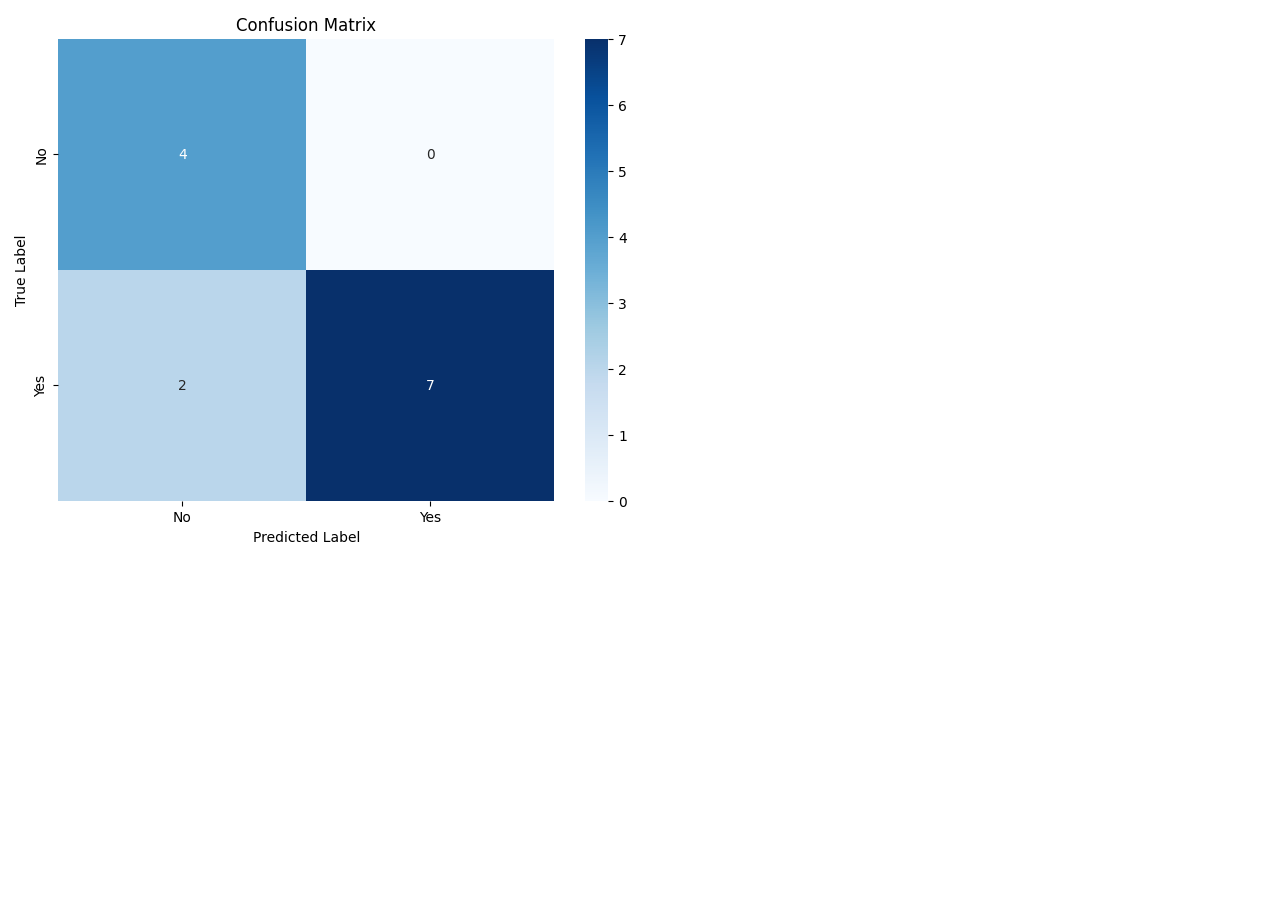
<file: outputframe(4).html>
<!DOCTYPE html>
<!-- saved from url=(0133)https://41qgcmsp38i-496ff2e9c6d22116-0-colab.googleusercontent.com/outputframe.html?vrz=colab-external_20260518-060045_RC00_917136975 -->
<html theme="light" editor="Default Light" style="overflow-y: hidden;"><head><meta http-equiv="Content-Type" content="text/html; charset=UTF-8">
<script>
  // Avoid arrow function syntax to stay ES5 compatible for the sake of googlebot.
  window.addEventListener("message", function (message) {
    if (message.source != window.parent) {
      return;
    }
    if (message.data.sandboxed_iframe_evaluation) {
      // Message is available in scope so evaluated script can get params from
      // it.
      window.currentMessage = message;
      eval.call(null, message.data.sandboxed_iframe_evaluation);
      delete window.currentMessage;
    }
  });
</script>
<style>html{--colab-primary-color:#0b57d0;--colab-primary-text-color:#1f1f1f;--colab-primary-text-color-rgb:31,31,31;--colab-secondary-text-color:#444746;--colab-primary-surface-color:#fff;--colab-secondary-surface-color:#f2f2f2;--colab-border-color:#c4c7c5;--colab-bold-border-color:#747775;--ansi-black:#000;--ansi-red:#8b0000;--ansi-green:#006400;--ansi-yellow:#cdcd00;--ansi-blue:#00e;--ansi-magenta:#cd00cd;--ansi-cyan:#4682b4;--ansi-gray:#e5e5e5;--ansi-bright-black:#7f7f7f;--ansi-bright-red:red;--ansi-bright-green:#00d000;--ansi-bright-yellow:#ff0;--ansi-bright-blue:#5c5cff;--ansi-bright-magenta:#f0f;--ansi-bright-cyan:#0ff;--ansi-bright-gray:#fff;--colab-anchor-color:var(--colab-primary-color);--colab-highlighted-surface-color:rgba(var(--colab-primary-text-color-rgb),0.08);--colab-icon-color:var(--colab-secondary-text-color);--colab-scrollbar-color:rgba(var(--colab-primary-text-color-rgb),0.24);--colab-scrollbar-hover-color:rgba(var(--colab-primary-text-color-rgb),0.48);--colab-scrollbar-active-color:rgba(var(--colab-primary-text-color-rgb),0.48);--colab-code-font-family:monospace;--colab-chrome-font-family:"Google Sans Text","Google Sans","Noto",sans-serif;--colab-chrome-font-size:14px}html[theme=dark]{--colab-primary-color:#a8c7fa;--colab-primary-text-color:#e3e3e3;--colab-primary-text-color-rgb:227,227,227;--colab-secondary-text-color:#c4c7c5;--colab-primary-surface-color:#282a2c;--colab-secondary-surface-color:#474747;--colab-border-color:#444746;--colab-bold-border-color:#8e918f;--ansi-black:#3f3f3f;--ansi-red:#ff7a88;--ansi-green:#57bb8a;--ansi-yellow:#ff6;--ansi-blue:#82b1ff;--ansi-magenta:#cd00cd;--ansi-cyan:#99bbd7;--ansi-gray:#e5e5e5;--ansi-bright-green:#0f0}html[theme=dark].embedded{--colab-secondary-surface-color:#202124;--colab-highlighted-surface-color:#202124;--colab-border-color:#3c4043}html[editor=Synthwave84]{--colab-anchor-color:#f97e72;--colab-primary-surface-color:#262335;--colab-secondary-surface-color:#49549539;--colab-highlighted-surface-color:#37294d99;--colab-border-color:#7059ab66;--ansi-red:#fe4450;--ansi-green:#72f1b8;--ansi-yellow:#f97e72;--ansi-blue:#03edf9;--ansi-magenta:#ff7edb;--ansi-cyan:#03edf9;--ansi-bright-red:#fe4450;--ansi-bright-green:#72f1b8;--ansi-bright-yellow:#fede5d;--ansi-bright-blue:#03edf9;--ansi-bright-magenta:#ff7edb;--ansi-bright-cyan:#03edf9}html{overflow-y:hidden}body{background:var(--colab-primary-surface-color);color:var(--colab-primary-text-color);font-family:var(--colab-chrome-font-family);font-size:var(--colab-chrome-font-size);line-height:1.24;font-weight:400;padding:7px 0 10px 5px;margin:0}h1,h2,h3,h4,h5,h6{color:var(--colab-primary-text-color);font-family:var(--colab-chrome-font-family);font-weight:700;margin-bottom:4px}p,ul{margin-bottom:6px;margin-top:6px}pre{margin-bottom:0;margin-top:0}a{color:var(--colab-anchor-color)}div.output_text,div.output_text pre,div.stream{display:inline}.execute_result>pre{display:block}.output_latex,.output_markdown{max-width:1016px}.output_markdown table,table.dataframe{border-collapse:collapse;border-spacing:0;border:none;table-layout:fixed}.output_markdown table thead,table.dataframe thead{border-bottom:1px solid var(--colab-border-color);font-family:var(--colab-code-font-family);text-align:right}.output_markdown table td,.output_markdown table th,.output_markdown table tr,table.dataframe td,table.dataframe th,table.dataframe tr{border:none;padding:.5em;white-space:normal}.output_markdown table th,table.dataframe th{font-weight:700}.output_markdown table th.col_heading,table.dataframe th.col_heading{text-align:right}.output_markdown table tbody tr:nth-child(odd),table.dataframe tbody tr:nth-child(odd){background:var(--colab-secondary-surface-color)}.output_markdown table tbody tr:hover,.output_markdown table tbody tr:nth-child(odd):hover,table.dataframe tbody tr:hover,table.dataframe tbody tr:nth-child(odd):hover{background-color:var(--colab-highlighted-surface-color)}.output_markdown table td,table.dataframe td{text-align:right}table.dataTable input.text_filter{width:95%}.output_markdown table th,table.dataTable th{text-align:left}.output_image>img{background-color:#fff;max-width:100%;vertical-align:bottom}.output_image>img.unconstrained{max-width:unset}.ansibold{font-weight:700}.ansiblack{color:#000}.ansired{color:darkred}.ansigreen{color:#006400}.ansiyellow{color:brown}.ansiblue{color:#00008b}.ansipurple{color:#9400d3}.ansicyan{color:#4682b4}.ansigray{color:gray}.ansibgblack{background-color:#000}.ansibgred{background-color:red}.ansibggreen{background-color:green}.ansibgyellow{background-color:#ff0}.ansibgblue{background-color:blue}.ansibgpurple{background-color:#f0f}.ansibgcyan{background-color:cyan}.ansibggray{background-color:gray}.output-error span{font-weight:400!important}.output-error pre{white-space:pre-wrap}.display_data .output_text pre,.execute_result .output_text pre{white-space:pre-wrap}input.raw_input{font-family:var(--colab-code-font-family);width:90%}input{background:var(--colab-primary-surface-color);border:1px solid var(--colab-bold-border-color);color:var(--colab-primary-text-color)}#output-area{display:flow-root}#output-area button.colab{background-color:var(--colab-secondary-surface-color);border:0;box-shadow:0 1px 3px 1px rgba(0,0,0,.15),0 1px 2px 0 rgba(0,0,0,.3);color:var(--colab-primary-text-color);font-family:var(--colab-chrome-font-family);font-size:11px;margin:0 4px 10px;padding:6px;text-transform:uppercase;-webkit-user-select:none;-moz-user-select:none;-ms-user-select:none;user-select:none}#output-area button.colab:hover{background-color:var(--colab-highlighted-surface-color);cursor:pointer}#output-area .output-error button.error-details{background-color:#42a5f5;color:#fff}#output-area .output-error button.error-details:hover{background-color:#2196f3}#output-area .stdin-widget{-webkit-box-align:center;-webkit-align-items:center;-moz-box-align:center;-ms-flex-align:center;align-items:center;display:inline;font-family:var(--colab-code-font-family);margin-right:10px;margin-top:10px;min-width:250px;padding:1px}#output-area .stdin-widget-hidden{visibility:hidden}.error .collapsed .extraneous{display:none}.error .error-expander{-webkit-box-align:center;-webkit-align-items:center;-moz-box-align:center;-ms-flex-align:center;align-items:center;cursor:pointer;display:-webkit-box;display:-webkit-flex;display:-moz-box;display:-ms-flexbox;display:flex}.error .error-expander hr{border:0;border-top:1px solid var(--colab-bold-border-color);-webkit-box-flex:1;-webkit-flex-grow:1;-moz-box-flex:1;-ms-flex-positive:1;flex-grow:1;height:1px;margin:0 10px;padding:0}.error .error-expander hr:first-child{max-width:240px}.error .error-expander svg{fill:var(--colab-icon-color);height:24px;stroke:var(--colab-icon-color);width:24px}.lm-Widget.lm-mod-hidden{display:none!important}audio:focus{outline:none}::-webkit-scrollbar{height:12px;width:12px}::-webkit-scrollbar-button{height:0;width:0}::-webkit-scrollbar-corner{background:transparent}::-webkit-scrollbar-thumb{background-clip:content-box;background-color:var(--colab-scrollbar-color);border:2px solid transparent;border-radius:8px;min-height:28px;min-width:28px}::-webkit-scrollbar-thumb:hover{background-color:var(--colab-scrollbar-hover-color)}::-webkit-scrollbar-thumb:active{background-color:var(--colab-scrollbar-active-color)}@supports not (selector(::-webkit-scrollbar)){*{scrollbar-color:var(--colab-scrollbar-color) transparent}}.string-repr{display:inline}.string-repr .quote{opacity:75%;-webkit-user-select:none;-moz-user-select:none;-ms-user-select:none;user-select:none}.string-repr pre{display:inline;white-space:pre-wrap;word-break:break-all}.string-repr button{color:var(--colab-primary-text-color);cursor:pointer;border:1px solid #767676;border-radius:2px;outline:none}.string-repr button.copy{background:transparent;border:none;margin-left:4px;opacity:0;padding:0;stroke:var(--colab-primary-text-color);-webkit-transition:opacity .2s;transition:opacity .2s}.string-repr button.copy svg{width:14px}.string-repr.hover button.copy,.string-repr:hover button.copy{opacity:1}.string-repr button.more{background-color:transparent;border-color:transparent;display:none;padding:0;-webkit-transition:background-color .2s,border-color .2s;transition:background-color .2s,border-color .2s}.string-repr.large button.more{display:inline}.string-repr.large.truncated button .collapse{display:none}.string-repr.large button .expand{display:none}.string-repr.large.truncated button .expand{display:inline}.string-repr.hover button.more,.string-repr:hover button.more{border-color:#767676}
/*# sourceMappingURL=outputframe.css.map */
//@ sourceURL=https://ssl.gstatic.com/colaboratory-static/common/36c39f0b4d14bd0c4bcaefb9bd81c792/outputframe.css</style><!--<base href="https://localhost:8080/">--><base href="."></head><body><div id="output-area"><span id="output-header"> </span><div id="output-body"><div class="display_data output-id-1"><div class="output_subarea output_image"><img src="[data-uri]"></div></div></div><span id="output-footer"></span></div></body></html>
</file>
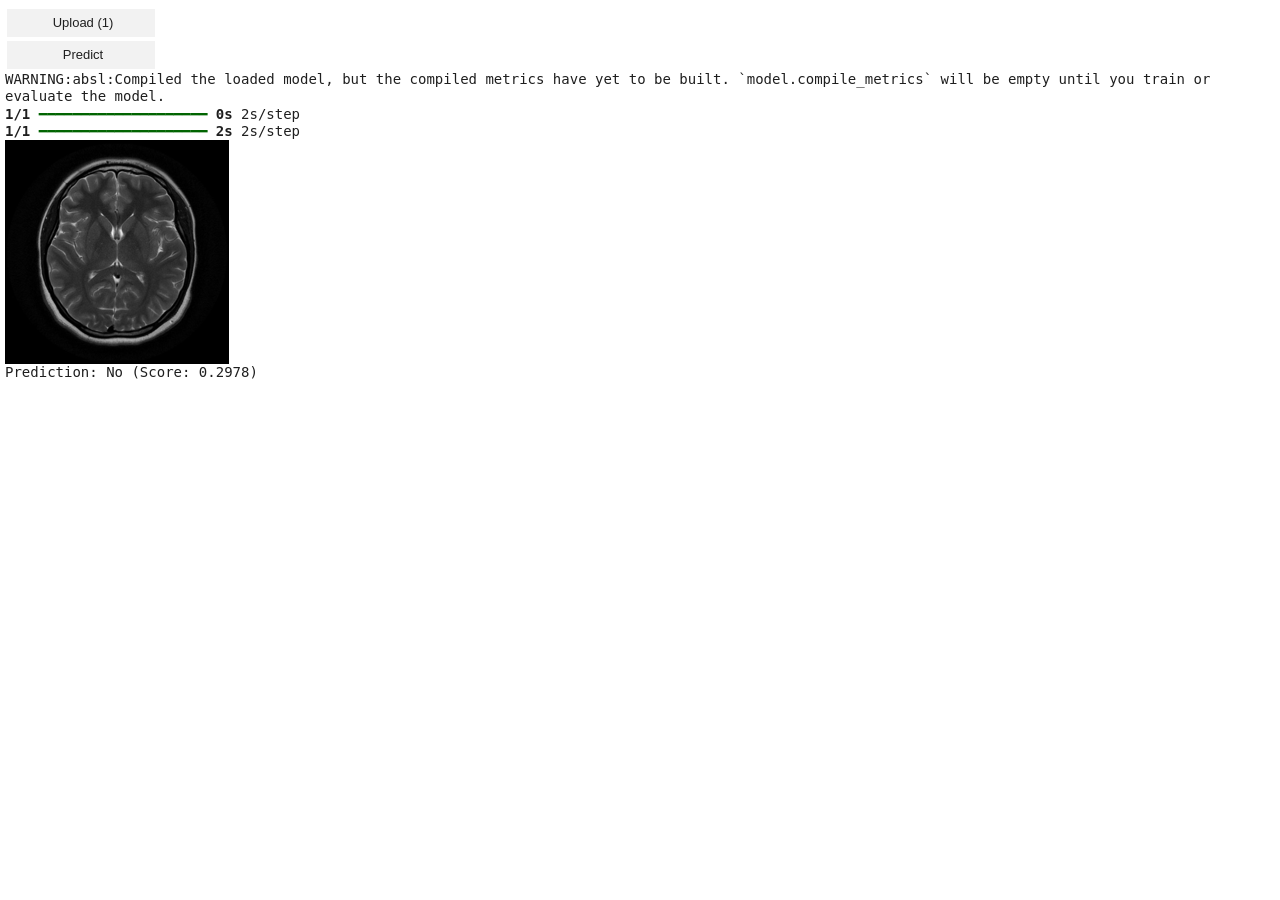
<file: outputframe(5).html>
<!DOCTYPE html>
<!-- saved from url=(0133)https://41qgcmsp38i-496ff2e9c6d22116-0-colab.googleusercontent.com/outputframe.html?vrz=colab-external_20260518-060045_RC00_917136975 -->
<html theme="light" editor="Default Light" style="overflow-y: hidden;"><head><meta http-equiv="Content-Type" content="text/html; charset=UTF-8">
<script>
  // Avoid arrow function syntax to stay ES5 compatible for the sake of googlebot.
  window.addEventListener("message", function (message) {
    if (message.source != window.parent) {
      return;
    }
    if (message.data.sandboxed_iframe_evaluation) {
      // Message is available in scope so evaluated script can get params from
      // it.
      window.currentMessage = message;
      eval.call(null, message.data.sandboxed_iframe_evaluation);
      delete window.currentMessage;
    }
  });
</script>
<style>html{--colab-primary-color:#0b57d0;--colab-primary-text-color:#1f1f1f;--colab-primary-text-color-rgb:31,31,31;--colab-secondary-text-color:#444746;--colab-primary-surface-color:#fff;--colab-secondary-surface-color:#f2f2f2;--colab-border-color:#c4c7c5;--colab-bold-border-color:#747775;--ansi-black:#000;--ansi-red:#8b0000;--ansi-green:#006400;--ansi-yellow:#cdcd00;--ansi-blue:#00e;--ansi-magenta:#cd00cd;--ansi-cyan:#4682b4;--ansi-gray:#e5e5e5;--ansi-bright-black:#7f7f7f;--ansi-bright-red:red;--ansi-bright-green:#00d000;--ansi-bright-yellow:#ff0;--ansi-bright-blue:#5c5cff;--ansi-bright-magenta:#f0f;--ansi-bright-cyan:#0ff;--ansi-bright-gray:#fff;--colab-anchor-color:var(--colab-primary-color);--colab-highlighted-surface-color:rgba(var(--colab-primary-text-color-rgb),0.08);--colab-icon-color:var(--colab-secondary-text-color);--colab-scrollbar-color:rgba(var(--colab-primary-text-color-rgb),0.24);--colab-scrollbar-hover-color:rgba(var(--colab-primary-text-color-rgb),0.48);--colab-scrollbar-active-color:rgba(var(--colab-primary-text-color-rgb),0.48);--colab-code-font-family:monospace;--colab-chrome-font-family:"Google Sans Text","Google Sans","Noto",sans-serif;--colab-chrome-font-size:14px}html[theme=dark]{--colab-primary-color:#a8c7fa;--colab-primary-text-color:#e3e3e3;--colab-primary-text-color-rgb:227,227,227;--colab-secondary-text-color:#c4c7c5;--colab-primary-surface-color:#282a2c;--colab-secondary-surface-color:#474747;--colab-border-color:#444746;--colab-bold-border-color:#8e918f;--ansi-black:#3f3f3f;--ansi-red:#ff7a88;--ansi-green:#57bb8a;--ansi-yellow:#ff6;--ansi-blue:#82b1ff;--ansi-magenta:#cd00cd;--ansi-cyan:#99bbd7;--ansi-gray:#e5e5e5;--ansi-bright-green:#0f0}html[theme=dark].embedded{--colab-secondary-surface-color:#202124;--colab-highlighted-surface-color:#202124;--colab-border-color:#3c4043}html[editor=Synthwave84]{--colab-anchor-color:#f97e72;--colab-primary-surface-color:#262335;--colab-secondary-surface-color:#49549539;--colab-highlighted-surface-color:#37294d99;--colab-border-color:#7059ab66;--ansi-red:#fe4450;--ansi-green:#72f1b8;--ansi-yellow:#f97e72;--ansi-blue:#03edf9;--ansi-magenta:#ff7edb;--ansi-cyan:#03edf9;--ansi-bright-red:#fe4450;--ansi-bright-green:#72f1b8;--ansi-bright-yellow:#fede5d;--ansi-bright-blue:#03edf9;--ansi-bright-magenta:#ff7edb;--ansi-bright-cyan:#03edf9}html{overflow-y:hidden}body{background:var(--colab-primary-surface-color);color:var(--colab-primary-text-color);font-family:var(--colab-chrome-font-family);font-size:var(--colab-chrome-font-size);line-height:1.24;font-weight:400;padding:7px 0 10px 5px;margin:0}h1,h2,h3,h4,h5,h6{color:var(--colab-primary-text-color);font-family:var(--colab-chrome-font-family);font-weight:700;margin-bottom:4px}p,ul{margin-bottom:6px;margin-top:6px}pre{margin-bottom:0;margin-top:0}a{color:var(--colab-anchor-color)}div.output_text,div.output_text pre,div.stream{display:inline}.execute_result>pre{display:block}.output_latex,.output_markdown{max-width:1016px}.output_markdown table,table.dataframe{border-collapse:collapse;border-spacing:0;border:none;table-layout:fixed}.output_markdown table thead,table.dataframe thead{border-bottom:1px solid var(--colab-border-color);font-family:var(--colab-code-font-family);text-align:right}.output_markdown table td,.output_markdown table th,.output_markdown table tr,table.dataframe td,table.dataframe th,table.dataframe tr{border:none;padding:.5em;white-space:normal}.output_markdown table th,table.dataframe th{font-weight:700}.output_markdown table th.col_heading,table.dataframe th.col_heading{text-align:right}.output_markdown table tbody tr:nth-child(odd),table.dataframe tbody tr:nth-child(odd){background:var(--colab-secondary-surface-color)}.output_markdown table tbody tr:hover,.output_markdown table tbody tr:nth-child(odd):hover,table.dataframe tbody tr:hover,table.dataframe tbody tr:nth-child(odd):hover{background-color:var(--colab-highlighted-surface-color)}.output_markdown table td,table.dataframe td{text-align:right}table.dataTable input.text_filter{width:95%}.output_markdown table th,table.dataTable th{text-align:left}.output_image>img{background-color:#fff;max-width:100%;vertical-align:bottom}.output_image>img.unconstrained{max-width:unset}.ansibold{font-weight:700}.ansiblack{color:#000}.ansired{color:darkred}.ansigreen{color:#006400}.ansiyellow{color:brown}.ansiblue{color:#00008b}.ansipurple{color:#9400d3}.ansicyan{color:#4682b4}.ansigray{color:gray}.ansibgblack{background-color:#000}.ansibgred{background-color:red}.ansibggreen{background-color:green}.ansibgyellow{background-color:#ff0}.ansibgblue{background-color:blue}.ansibgpurple{background-color:#f0f}.ansibgcyan{background-color:cyan}.ansibggray{background-color:gray}.output-error span{font-weight:400!important}.output-error pre{white-space:pre-wrap}.display_data .output_text pre,.execute_result .output_text pre{white-space:pre-wrap}input.raw_input{font-family:var(--colab-code-font-family);width:90%}input{background:var(--colab-primary-surface-color);border:1px solid var(--colab-bold-border-color);color:var(--colab-primary-text-color)}#output-area{display:flow-root}#output-area button.colab{background-color:var(--colab-secondary-surface-color);border:0;box-shadow:0 1px 3px 1px rgba(0,0,0,.15),0 1px 2px 0 rgba(0,0,0,.3);color:var(--colab-primary-text-color);font-family:var(--colab-chrome-font-family);font-size:11px;margin:0 4px 10px;padding:6px;text-transform:uppercase;-webkit-user-select:none;-moz-user-select:none;-ms-user-select:none;user-select:none}#output-area button.colab:hover{background-color:var(--colab-highlighted-surface-color);cursor:pointer}#output-area .output-error button.error-details{background-color:#42a5f5;color:#fff}#output-area .output-error button.error-details:hover{background-color:#2196f3}#output-area .stdin-widget{-webkit-box-align:center;-webkit-align-items:center;-moz-box-align:center;-ms-flex-align:center;align-items:center;display:inline;font-family:var(--colab-code-font-family);margin-right:10px;margin-top:10px;min-width:250px;padding:1px}#output-area .stdin-widget-hidden{visibility:hidden}.error .collapsed .extraneous{display:none}.error .error-expander{-webkit-box-align:center;-webkit-align-items:center;-moz-box-align:center;-ms-flex-align:center;align-items:center;cursor:pointer;display:-webkit-box;display:-webkit-flex;display:-moz-box;display:-ms-flexbox;display:flex}.error .error-expander hr{border:0;border-top:1px solid var(--colab-bold-border-color);-webkit-box-flex:1;-webkit-flex-grow:1;-moz-box-flex:1;-ms-flex-positive:1;flex-grow:1;height:1px;margin:0 10px;padding:0}.error .error-expander hr:first-child{max-width:240px}.error .error-expander svg{fill:var(--colab-icon-color);height:24px;stroke:var(--colab-icon-color);width:24px}.lm-Widget.lm-mod-hidden{display:none!important}audio:focus{outline:none}::-webkit-scrollbar{height:12px;width:12px}::-webkit-scrollbar-button{height:0;width:0}::-webkit-scrollbar-corner{background:transparent}::-webkit-scrollbar-thumb{background-clip:content-box;background-color:var(--colab-scrollbar-color);border:2px solid transparent;border-radius:8px;min-height:28px;min-width:28px}::-webkit-scrollbar-thumb:hover{background-color:var(--colab-scrollbar-hover-color)}::-webkit-scrollbar-thumb:active{background-color:var(--colab-scrollbar-active-color)}@supports not (selector(::-webkit-scrollbar)){*{scrollbar-color:var(--colab-scrollbar-color) transparent}}.string-repr{display:inline}.string-repr .quote{opacity:75%;-webkit-user-select:none;-moz-user-select:none;-ms-user-select:none;user-select:none}.string-repr pre{display:inline;white-space:pre-wrap;word-break:break-all}.string-repr button{color:var(--colab-primary-text-color);cursor:pointer;border:1px solid #767676;border-radius:2px;outline:none}.string-repr button.copy{background:transparent;border:none;margin-left:4px;opacity:0;padding:0;stroke:var(--colab-primary-text-color);-webkit-transition:opacity .2s;transition:opacity .2s}.string-repr button.copy svg{width:14px}.string-repr.hover button.copy,.string-repr:hover button.copy{opacity:1}.string-repr button.more{background-color:transparent;border-color:transparent;display:none;padding:0;-webkit-transition:background-color .2s,border-color .2s;transition:background-color .2s,border-color .2s}.string-repr.large button.more{display:inline}.string-repr.large.truncated button .collapse{display:none}.string-repr.large button .expand{display:none}.string-repr.large.truncated button .expand{display:inline}.string-repr.hover button.more,.string-repr:hover button.more{border-color:#767676}
/*# sourceMappingURL=outputframe.css.map */
//@ sourceURL=https://ssl.gstatic.com/colaboratory-static/common/36c39f0b4d14bd0c4bcaefb9bd81c792/outputframe.css</style><!--<base href="https://localhost:8080/">--><base href="."><link href="./controls.css" rel="stylesheet"><link href="./controls.css" rel="stylesheet"><link href="./controls.css" rel="stylesheet"><link href="./controls.css" rel="stylesheet"><link href="./controls.css" rel="stylesheet"><link href="./controls.css" rel="stylesheet"><link href="./controls.css" rel="stylesheet"><link href="./controls.css" rel="stylesheet"><link href="./controls.css" rel="stylesheet"><link href="./controls.css" rel="stylesheet"></head><body><div id="output-area"><span id="output-header"> </span><div id="output-body"><div class="display_data output-id-1"><div class="lm-Widget p-Widget lm-Panel p-Panel jupyter-widgets widget-container widget-box widget-vbox"><button class="lm-Widget p-Widget jupyter-widgets widget-upload jupyter-button" title=""><i class="fa fa-upload"></i>Upload (1)</button><button class="lm-Widget p-Widget jupyter-widgets jupyter-button widget-button" title="Click to predict brain tumor"><i class="fa fa-check"></i>Predict</button><div class="lm-Widget p-Widget"><div style="display: block;"><div class="stream"><div class="output_subarea output_text"><pre>WARNING:absl:Compiled the loaded model, but the compiled metrics have yet to be built. `model.compile_metrics` will be empty until you train or evaluate the model.
</pre></div></div></div><div style="display: block;"><div class="stream"><div class="output_subarea output_text"><pre><span style="font-weight: bold;">1/1</span><span> </span><span style="color: var(--ansi-green);">━━━━━━━━━━━━━━━━━━━━</span><span> </span><span style="font-weight: bold;">0s</span><span> 2s/step</span></pre></div></div></div><div style="display: block;"><div class="stream"><div class="output_subarea output_text"><pre><span style="font-weight: bold;">1/1</span><span> </span><span style="color: var(--ansi-green);">━━━━━━━━━━━━━━━━━━━━</span><span> </span><span style="font-weight: bold;">2s</span><span> 2s/step
</span></pre></div></div></div><div style="display: block;"><div class="display_data"><div class="output_subarea output_image"><img src="[data-uri]"></div></div></div><div style="display: block;"><div class="stream"><div class="output_subarea output_text"><pre>Prediction: No (Score: 0.2978)
</pre></div></div></div></div></div></div></div><span id="output-footer"></span></div></body></html>
</file>
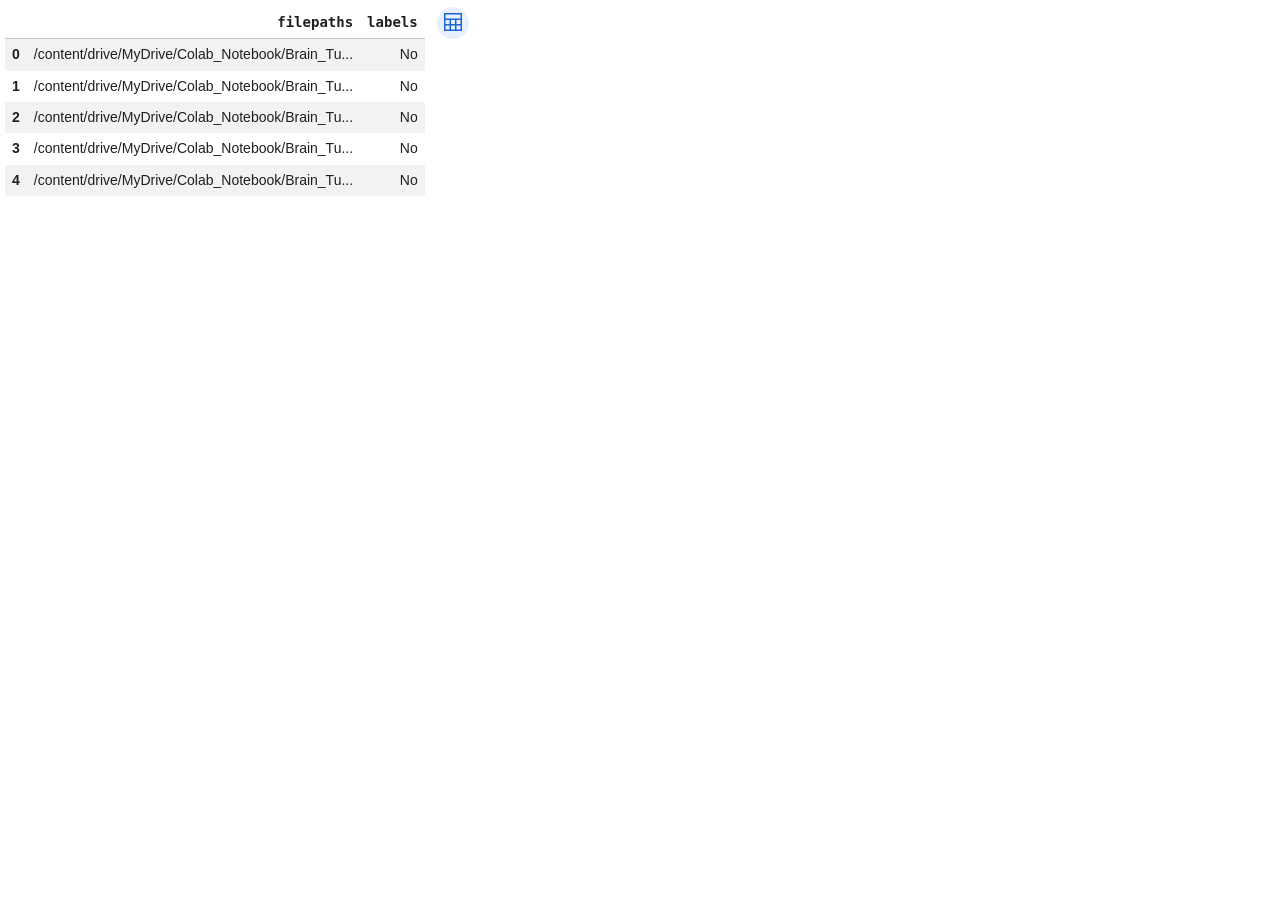
<file: outputframe.html>
<!DOCTYPE html>
<!-- saved from url=(0133)https://41qgcmsp38i-496ff2e9c6d22116-0-colab.googleusercontent.com/outputframe.html?vrz=colab-external_20260518-060045_RC00_917136975 -->
<html theme="light" editor="Default Light" style="overflow-y: hidden;"><head><meta http-equiv="Content-Type" content="text/html; charset=UTF-8">
<script>
  // Avoid arrow function syntax to stay ES5 compatible for the sake of googlebot.
  window.addEventListener("message", function (message) {
    if (message.source != window.parent) {
      return;
    }
    if (message.data.sandboxed_iframe_evaluation) {
      // Message is available in scope so evaluated script can get params from
      // it.
      window.currentMessage = message;
      eval.call(null, message.data.sandboxed_iframe_evaluation);
      delete window.currentMessage;
    }
  });
</script>
<style>html{--colab-primary-color:#0b57d0;--colab-primary-text-color:#1f1f1f;--colab-primary-text-color-rgb:31,31,31;--colab-secondary-text-color:#444746;--colab-primary-surface-color:#fff;--colab-secondary-surface-color:#f2f2f2;--colab-border-color:#c4c7c5;--colab-bold-border-color:#747775;--ansi-black:#000;--ansi-red:#8b0000;--ansi-green:#006400;--ansi-yellow:#cdcd00;--ansi-blue:#00e;--ansi-magenta:#cd00cd;--ansi-cyan:#4682b4;--ansi-gray:#e5e5e5;--ansi-bright-black:#7f7f7f;--ansi-bright-red:red;--ansi-bright-green:#00d000;--ansi-bright-yellow:#ff0;--ansi-bright-blue:#5c5cff;--ansi-bright-magenta:#f0f;--ansi-bright-cyan:#0ff;--ansi-bright-gray:#fff;--colab-anchor-color:var(--colab-primary-color);--colab-highlighted-surface-color:rgba(var(--colab-primary-text-color-rgb),0.08);--colab-icon-color:var(--colab-secondary-text-color);--colab-scrollbar-color:rgba(var(--colab-primary-text-color-rgb),0.24);--colab-scrollbar-hover-color:rgba(var(--colab-primary-text-color-rgb),0.48);--colab-scrollbar-active-color:rgba(var(--colab-primary-text-color-rgb),0.48);--colab-code-font-family:monospace;--colab-chrome-font-family:"Google Sans Text","Google Sans","Noto",sans-serif;--colab-chrome-font-size:14px}html[theme=dark]{--colab-primary-color:#a8c7fa;--colab-primary-text-color:#e3e3e3;--colab-primary-text-color-rgb:227,227,227;--colab-secondary-text-color:#c4c7c5;--colab-primary-surface-color:#282a2c;--colab-secondary-surface-color:#474747;--colab-border-color:#444746;--colab-bold-border-color:#8e918f;--ansi-black:#3f3f3f;--ansi-red:#ff7a88;--ansi-green:#57bb8a;--ansi-yellow:#ff6;--ansi-blue:#82b1ff;--ansi-magenta:#cd00cd;--ansi-cyan:#99bbd7;--ansi-gray:#e5e5e5;--ansi-bright-green:#0f0}html[theme=dark].embedded{--colab-secondary-surface-color:#202124;--colab-highlighted-surface-color:#202124;--colab-border-color:#3c4043}html[editor=Synthwave84]{--colab-anchor-color:#f97e72;--colab-primary-surface-color:#262335;--colab-secondary-surface-color:#49549539;--colab-highlighted-surface-color:#37294d99;--colab-border-color:#7059ab66;--ansi-red:#fe4450;--ansi-green:#72f1b8;--ansi-yellow:#f97e72;--ansi-blue:#03edf9;--ansi-magenta:#ff7edb;--ansi-cyan:#03edf9;--ansi-bright-red:#fe4450;--ansi-bright-green:#72f1b8;--ansi-bright-yellow:#fede5d;--ansi-bright-blue:#03edf9;--ansi-bright-magenta:#ff7edb;--ansi-bright-cyan:#03edf9}html{overflow-y:hidden}body{background:var(--colab-primary-surface-color);color:var(--colab-primary-text-color);font-family:var(--colab-chrome-font-family);font-size:var(--colab-chrome-font-size);line-height:1.24;font-weight:400;padding:7px 0 10px 5px;margin:0}h1,h2,h3,h4,h5,h6{color:var(--colab-primary-text-color);font-family:var(--colab-chrome-font-family);font-weight:700;margin-bottom:4px}p,ul{margin-bottom:6px;margin-top:6px}pre{margin-bottom:0;margin-top:0}a{color:var(--colab-anchor-color)}div.output_text,div.output_text pre,div.stream{display:inline}.execute_result>pre{display:block}.output_latex,.output_markdown{max-width:1016px}.output_markdown table,table.dataframe{border-collapse:collapse;border-spacing:0;border:none;table-layout:fixed}.output_markdown table thead,table.dataframe thead{border-bottom:1px solid var(--colab-border-color);font-family:var(--colab-code-font-family);text-align:right}.output_markdown table td,.output_markdown table th,.output_markdown table tr,table.dataframe td,table.dataframe th,table.dataframe tr{border:none;padding:.5em;white-space:normal}.output_markdown table th,table.dataframe th{font-weight:700}.output_markdown table th.col_heading,table.dataframe th.col_heading{text-align:right}.output_markdown table tbody tr:nth-child(odd),table.dataframe tbody tr:nth-child(odd){background:var(--colab-secondary-surface-color)}.output_markdown table tbody tr:hover,.output_markdown table tbody tr:nth-child(odd):hover,table.dataframe tbody tr:hover,table.dataframe tbody tr:nth-child(odd):hover{background-color:var(--colab-highlighted-surface-color)}.output_markdown table td,table.dataframe td{text-align:right}table.dataTable input.text_filter{width:95%}.output_markdown table th,table.dataTable th{text-align:left}.output_image>img{background-color:#fff;max-width:100%;vertical-align:bottom}.output_image>img.unconstrained{max-width:unset}.ansibold{font-weight:700}.ansiblack{color:#000}.ansired{color:darkred}.ansigreen{color:#006400}.ansiyellow{color:brown}.ansiblue{color:#00008b}.ansipurple{color:#9400d3}.ansicyan{color:#4682b4}.ansigray{color:gray}.ansibgblack{background-color:#000}.ansibgred{background-color:red}.ansibggreen{background-color:green}.ansibgyellow{background-color:#ff0}.ansibgblue{background-color:blue}.ansibgpurple{background-color:#f0f}.ansibgcyan{background-color:cyan}.ansibggray{background-color:gray}.output-error span{font-weight:400!important}.output-error pre{white-space:pre-wrap}.display_data .output_text pre,.execute_result .output_text pre{white-space:pre-wrap}input.raw_input{font-family:var(--colab-code-font-family);width:90%}input{background:var(--colab-primary-surface-color);border:1px solid var(--colab-bold-border-color);color:var(--colab-primary-text-color)}#output-area{display:flow-root}#output-area button.colab{background-color:var(--colab-secondary-surface-color);border:0;box-shadow:0 1px 3px 1px rgba(0,0,0,.15),0 1px 2px 0 rgba(0,0,0,.3);color:var(--colab-primary-text-color);font-family:var(--colab-chrome-font-family);font-size:11px;margin:0 4px 10px;padding:6px;text-transform:uppercase;-webkit-user-select:none;-moz-user-select:none;-ms-user-select:none;user-select:none}#output-area button.colab:hover{background-color:var(--colab-highlighted-surface-color);cursor:pointer}#output-area .output-error button.error-details{background-color:#42a5f5;color:#fff}#output-area .output-error button.error-details:hover{background-color:#2196f3}#output-area .stdin-widget{-webkit-box-align:center;-webkit-align-items:center;-moz-box-align:center;-ms-flex-align:center;align-items:center;display:inline;font-family:var(--colab-code-font-family);margin-right:10px;margin-top:10px;min-width:250px;padding:1px}#output-area .stdin-widget-hidden{visibility:hidden}.error .collapsed .extraneous{display:none}.error .error-expander{-webkit-box-align:center;-webkit-align-items:center;-moz-box-align:center;-ms-flex-align:center;align-items:center;cursor:pointer;display:-webkit-box;display:-webkit-flex;display:-moz-box;display:-ms-flexbox;display:flex}.error .error-expander hr{border:0;border-top:1px solid var(--colab-bold-border-color);-webkit-box-flex:1;-webkit-flex-grow:1;-moz-box-flex:1;-ms-flex-positive:1;flex-grow:1;height:1px;margin:0 10px;padding:0}.error .error-expander hr:first-child{max-width:240px}.error .error-expander svg{fill:var(--colab-icon-color);height:24px;stroke:var(--colab-icon-color);width:24px}.lm-Widget.lm-mod-hidden{display:none!important}audio:focus{outline:none}::-webkit-scrollbar{height:12px;width:12px}::-webkit-scrollbar-button{height:0;width:0}::-webkit-scrollbar-corner{background:transparent}::-webkit-scrollbar-thumb{background-clip:content-box;background-color:var(--colab-scrollbar-color);border:2px solid transparent;border-radius:8px;min-height:28px;min-width:28px}::-webkit-scrollbar-thumb:hover{background-color:var(--colab-scrollbar-hover-color)}::-webkit-scrollbar-thumb:active{background-color:var(--colab-scrollbar-active-color)}@supports not (selector(::-webkit-scrollbar)){*{scrollbar-color:var(--colab-scrollbar-color) transparent}}.string-repr{display:inline}.string-repr .quote{opacity:75%;-webkit-user-select:none;-moz-user-select:none;-ms-user-select:none;user-select:none}.string-repr pre{display:inline;white-space:pre-wrap;word-break:break-all}.string-repr button{color:var(--colab-primary-text-color);cursor:pointer;border:1px solid #767676;border-radius:2px;outline:none}.string-repr button.copy{background:transparent;border:none;margin-left:4px;opacity:0;padding:0;stroke:var(--colab-primary-text-color);-webkit-transition:opacity .2s;transition:opacity .2s}.string-repr button.copy svg{width:14px}.string-repr.hover button.copy,.string-repr:hover button.copy{opacity:1}.string-repr button.more{background-color:transparent;border-color:transparent;display:none;padding:0;-webkit-transition:background-color .2s,border-color .2s;transition:background-color .2s,border-color .2s}.string-repr.large button.more{display:inline}.string-repr.large.truncated button .collapse{display:none}.string-repr.large button .expand{display:none}.string-repr.large.truncated button .expand{display:inline}.string-repr.hover button.more,.string-repr:hover button.more{border-color:#767676}
/*# sourceMappingURL=outputframe.css.map */
//@ sourceURL=https://ssl.gstatic.com/colaboratory-static/common/36c39f0b4d14bd0c4bcaefb9bd81c792/outputframe.css</style><!--<base href="https://localhost:8080/">--><base href="."></head><body><div id="output-area"><span id="output-header"> </span><div id="output-body"><div class="execute_result output-id-1"><div class="output_subarea output_html rendered_html">
  <div id="df-5354e9e6-74dc-45f0-87b5-4a91d979187b" class="colab-df-container">
    <div>
<style scoped="">
    .dataframe tbody tr th:only-of-type {
        vertical-align: middle;
    }

    .dataframe tbody tr th {
        vertical-align: top;
    }

    .dataframe thead th {
        text-align: right;
    }
</style>
<table border="1" class="dataframe">
  <thead>
    <tr style="text-align: right;">
      <th></th>
      <th>filepaths</th>
      <th>labels</th>
    </tr>
  </thead>
  <tbody>
    <tr>
      <th>0</th>
      <td>/content/drive/MyDrive/Colab_Notebook/Brain_Tu...</td>
      <td>No</td>
    </tr>
    <tr>
      <th>1</th>
      <td>/content/drive/MyDrive/Colab_Notebook/Brain_Tu...</td>
      <td>No</td>
    </tr>
    <tr>
      <th>2</th>
      <td>/content/drive/MyDrive/Colab_Notebook/Brain_Tu...</td>
      <td>No</td>
    </tr>
    <tr>
      <th>3</th>
      <td>/content/drive/MyDrive/Colab_Notebook/Brain_Tu...</td>
      <td>No</td>
    </tr>
    <tr>
      <th>4</th>
      <td>/content/drive/MyDrive/Colab_Notebook/Brain_Tu...</td>
      <td>No</td>
    </tr>
  </tbody>
</table>
</div>
    <div class="colab-df-buttons">

  <div class="colab-df-container">
    <button class="colab-df-convert" onclick="convertToInteractive(&#39;df-5354e9e6-74dc-45f0-87b5-4a91d979187b&#39;)" title="Convert this dataframe to an interactive table." style="display: block;">

  <svg xmlns="http://www.w3.org/2000/svg" height="24px" viewBox="0 -960 960 960">
    <path d="M120-120v-720h720v720H120Zm60-500h600v-160H180v160Zm220 220h160v-160H400v160Zm0 220h160v-160H400v160ZM180-400h160v-160H180v160Zm440 0h160v-160H620v160ZM180-180h160v-160H180v160Zm440 0h160v-160H620v160Z"></path>
  </svg>
    </button>

  <style>
    .colab-df-container {
      display:flex;
      gap: 12px;
    }

    .colab-df-convert {
      background-color: #E8F0FE;
      border: none;
      border-radius: 50%;
      cursor: pointer;
      display: none;
      fill: #1967D2;
      height: 32px;
      padding: 0 0 0 0;
      width: 32px;
    }

    .colab-df-convert:hover {
      background-color: #E2EBFA;
      box-shadow: 0px 1px 2px rgba(60, 64, 67, 0.3), 0px 1px 3px 1px rgba(60, 64, 67, 0.15);
      fill: #174EA6;
    }

    .colab-df-buttons div {
      margin-bottom: 4px;
    }

    [theme=dark] .colab-df-convert {
      background-color: #3B4455;
      fill: #D2E3FC;
    }

    [theme=dark] .colab-df-convert:hover {
      background-color: #434B5C;
      box-shadow: 0px 1px 3px 1px rgba(0, 0, 0, 0.15);
      filter: drop-shadow(0px 1px 2px rgba(0, 0, 0, 0.3));
      fill: #FFFFFF;
    }
  </style>

    <script type="">
      const buttonEl =
        document.querySelector('#df-5354e9e6-74dc-45f0-87b5-4a91d979187b button.colab-df-convert');
      buttonEl.style.display =
        google.colab.kernel.accessAllowed ? 'block' : 'none';

      async function convertToInteractive(key) {
        const element = document.querySelector('#df-5354e9e6-74dc-45f0-87b5-4a91d979187b');
        const dataTable =
          await google.colab.kernel.invokeFunction('convertToInteractive',
                                                    [key], {});
        if (!dataTable) return;

        const docLinkHtml = 'Like what you see? Visit the ' +
          '<a target="_blank" href=https://colab.research.google.com/notebooks/data_table.ipynb>data table notebook</a>'
          + ' to learn more about interactive tables.';
        element.innerHTML = '';
        dataTable['output_type'] = 'display_data';
        await google.colab.output.renderOutput(dataTable, element);
        const docLink = document.createElement('div');
        docLink.innerHTML = docLinkHtml;
        element.appendChild(docLink);
      }
    </script>
  </div>


    </div>
  </div>
</div></div></div><span id="output-footer"></span></div></body></html>
</file>
<file: style.css>
/* ===== RESET & BASE ===== */
*,
*::before,
*::after {
    margin: 0;
    padding: 0;
    box-sizing: border-box;
}

:root {
    --bg-primary: #0a0a1a;
    --bg-secondary: #111128;
    --bg-card: rgba(20, 20, 50, 0.6);
    --bg-glass: rgba(255, 255, 255, 0.04);
    --border-glass: rgba(255, 255, 255, 0.08);
    --text-primary: #f0f0ff;
    --text-secondary: #9494b8;
    --text-muted: #5e5e80;
    --accent-1: #6C63FF;
    --accent-2: #00D2FF;
    --accent-gradient: linear-gradient(135deg, #6C63FF, #00D2FF);
    --danger: #ff4d6a;
    --success: #00e676;
    --warning: #ffab40;
    --radius-sm: 8px;
    --radius-md: 12px;
    --radius-lg: 20px;
    --radius-xl: 28px;
    --shadow-glow: 0 0 30px rgba(108, 99, 255, 0.15);
    --font-main: 'Inter', system-ui, sans-serif;
    --font-display: 'Outfit', system-ui, sans-serif;
}

html {
    scroll-behavior: smooth;
}

body {
    font-family: var(--font-main);
    background: var(--bg-primary);
    color: var(--text-primary);
    min-height: 100vh;
    overflow-x: hidden;
    -webkit-font-smoothing: antialiased;
}

a {
    color: inherit;
    text-decoration: none;
}

button {
    cursor: pointer;
    font-family: inherit;
}

input {
    font-family: inherit;
}

.hidden {
    display: none !important;
}

.gradient-text {
    background: var(--accent-gradient);
    -webkit-background-clip: text;
    -webkit-text-fill-color: transparent;
    background-clip: text;
}

/* ===== ANIMATED BACKGROUND ===== */
.bg-animation {
    position: fixed;
    inset: 0;
    z-index: -1;
    overflow: hidden;
}

.bg-orb {
    position: absolute;
    border-radius: 50%;
    filter: blur(80px);
    opacity: 0.3;
    animation: orbFloat 20s ease-in-out infinite;
}

.bg-orb-1 {
    width: 500px;
    height: 500px;
    background: #6C63FF;
    top: -10%;
    left: -10%;
    animation-delay: 0s;
}

.bg-orb-2 {
    width: 400px;
    height: 400px;
    background: #00D2FF;
    bottom: -10%;
    right: -5%;
    animation-delay: -7s;
}

.bg-orb-3 {
    width: 300px;
    height: 300px;
    background: #a855f7;
    top: 50%;
    left: 50%;
    animation-delay: -14s;
}

@keyframes orbFloat {

    0%,
    100% {
        transform: translate(0, 0) scale(1);
    }

    33% {
        transform: translate(40px, -30px) scale(1.05);
    }

    66% {
        transform: translate(-20px, 20px) scale(0.95);
    }
}

/* ===== NAVBAR ===== */
.navbar {
    position: fixed;
    top: 0;
    left: 0;
    right: 0;
    z-index: 1000;
    background: rgba(10, 10, 26, 0.7);
    backdrop-filter: blur(20px);
    border-bottom: 1px solid var(--border-glass);
    transition: background 0.3s;
}

.nav-container {
    max-width: 1200px;
    margin: 0 auto;
    padding: 0 24px;
    display: flex;
    align-items: center;
    justify-content: space-between;
    height: 72px;
}

.nav-logo {
    display: flex;
    align-items: center;
    gap: 10px;
}

.logo-icon svg {
    width: 36px;
    height: 36px;
}

.logo-text {
    font-family: var(--font-display);
    font-size: 1.4rem;
    font-weight: 700;
}

.logo-highlight {
    color: #00D2FF;
    -webkit-text-fill-color: #00D2FF;
}

.nav-links {
    display: flex;
    align-items: center;
    gap: 8px;
}

.nav-link {
    padding: 8px 18px;
    border-radius: var(--radius-sm);
    color: var(--text-secondary);
    font-size: 0.9rem;
    font-weight: 500;
    transition: all 0.25s;
}

.nav-link:hover {
    color: var(--text-primary);
    background: var(--bg-glass);
}

.nav-link.active {
    color: var(--text-primary);
    background: rgba(108, 99, 255, 0.15);
}

.nav-btn {
    padding: 8px 20px;
    border-radius: var(--radius-sm);
    border: 1px solid var(--border-glass);
    background: var(--bg-glass);
    color: var(--text-secondary);
    font-size: 0.85rem;
    font-weight: 500;
    transition: all 0.25s;
}

.nav-btn:hover {
    color: var(--danger);
    border-color: rgba(255, 77, 106, 0.3);
}

.mobile-menu-btn {
    display: none;
    flex-direction: column;
    gap: 5px;
    background: none;
    border: none;
    padding: 4px;
}

.mobile-menu-btn span {
    display: block;
    width: 22px;
    height: 2px;
    background: var(--text-secondary);
    border-radius: 2px;
    transition: 0.3s;
}

/* ===== PAGES ===== */
.page {
    display: none;
    min-height: 100vh;
    padding-top: 72px;
}

.page.active {
    display: block;
    animation: fadeIn 0.4s ease;
}

@keyframes fadeIn {
    from {
        opacity: 0;
        transform: translateY(12px);
    }

    to {
        opacity: 1;
        transform: translateY(0);
    }
}

/* ===== BUTTONS ===== */
.btn {
    display: inline-flex;
    align-items: center;
    justify-content: center;
    gap: 8px;
    font-weight: 600;
    border: none;
    border-radius: var(--radius-sm);
    cursor: pointer;
    transition: all 0.3s;
    font-size: 0.9rem;
    position: relative;
    overflow: hidden;
}

.btn-primary {
    background: var(--accent-gradient);
    color: #fff;
    box-shadow: 0 4px 20px rgba(108, 99, 255, 0.3);
}

.btn-primary:hover {
    transform: translateY(-2px);
    box-shadow: 0 6px 30px rgba(108, 99, 255, 0.45);
}

.btn-primary:disabled {
    opacity: 0.5;
    cursor: not-allowed;
    transform: none;
    box-shadow: none;
}

.btn-glass {
    background: var(--bg-glass);
    color: var(--text-primary);
    border: 1px solid var(--border-glass);
    backdrop-filter: blur(10px);
}

.btn-glass:hover {
    background: rgba(255, 255, 255, 0.08);
    border-color: rgba(255, 255, 255, 0.15);
}

.btn-sm {
    padding: 8px 16px;
    font-size: 0.8rem;
}

.btn-lg {
    padding: 14px 32px;
    font-size: 1rem;
}

.btn-full {
    width: 100%;
}

.btn-loader {
    width: 18px;
    height: 18px;
    border: 2px solid rgba(255, 255, 255, 0.3);
    border-top-color: #fff;
    border-radius: 50%;
    animation: spin 0.7s linear infinite;
}

@keyframes spin {
    to {
        transform: rotate(360deg);
    }
}

/* ===== HERO ===== */
.hero {
    max-width: 1200px;
    margin: 0 auto;
    padding: 80px 24px 40px;
    display: grid;
    grid-template-columns: 1fr 1fr;
    gap: 60px;
    align-items: center;
    min-height: calc(100vh - 72px);
}

.hero-badge {
    display: inline-flex;
    align-items: center;
    gap: 8px;
    padding: 6px 16px;
    background: rgba(108, 99, 255, 0.1);
    border: 1px solid rgba(108, 99, 255, 0.2);
    border-radius: 50px;
    font-size: 0.8rem;
    color: var(--accent-2);
    margin-bottom: 24px;
}

.badge-dot {
    width: 6px;
    height: 6px;
    background: var(--success);
    border-radius: 50%;
    animation: pulse 2s infinite;
}

@keyframes pulse {

    0%,
    100% {
        opacity: 1;
    }

    50% {
        opacity: 0.4;
    }
}

.hero-title {
    font-family: var(--font-display);
    font-size: 3.5rem;
    font-weight: 800;
    line-height: 1.15;
    margin-bottom: 20px;
}

.hero-subtitle {
    font-size: 1.1rem;
    color: var(--text-secondary);
    line-height: 1.7;
    margin-bottom: 36px;
    max-width: 500px;
}

.hero-actions {
    display: flex;
    gap: 16px;
    margin-bottom: 50px;
}

.hero-stats {
    display: flex;
    align-items: center;
    gap: 30px;
}

.stat-number {
    font-family: var(--font-display);
    font-size: 2rem;
    font-weight: 800;
}

.stat-suffix {
    font-family: var(--font-display);
    font-size: 1.3rem;
    font-weight: 700;
    color: var(--accent-2);
}

.stat-label {
    display: block;
    font-size: 0.8rem;
    color: var(--text-muted);
    margin-top: 2px;
}

.stat-divider {
    width: 1px;
    height: 40px;
    background: var(--border-glass);
}

/* Hero Visual */
.hero-visual {
    display: flex;
    justify-content: center;
}

.brain-scan-card {
    width: 380px;
    background: var(--bg-card);
    border: 1px solid var(--border-glass);
    border-radius: var(--radius-lg);
    overflow: hidden;
    backdrop-filter: blur(20px);
    box-shadow: var(--shadow-glow);
    animation: floatCard 6s ease-in-out infinite;
}

@keyframes floatCard {

    0%,
    100% {
        transform: translateY(0);
    }

    50% {
        transform: translateY(-12px);
    }
}

.scan-header {
    display: flex;
    align-items: center;
    gap: 12px;
    padding: 14px 18px;
    border-bottom: 1px solid var(--border-glass);
}

.scan-dots {
    display: flex;
    gap: 6px;
}

.scan-dots span {
    width: 10px;
    height: 10px;
    border-radius: 50%;
}

.scan-dots span:nth-child(1) {
    background: #ff5f57;
}

.scan-dots span:nth-child(2) {
    background: #ffbd2e;
}

.scan-dots span:nth-child(3) {
    background: #28ca41;
}

.scan-title {
    font-size: 0.8rem;
    color: var(--text-muted);
}

.scan-body {
    padding: 24px;
}

.scan-image-placeholder {
    position: relative;
    display: flex;
    justify-content: center;
    align-items: center;
    height: 220px;
}

.scan-image-placeholder svg {
    width: 180px;
    height: 180px;
    animation: rotateSlow 30s linear infinite;
}

@keyframes rotateSlow {
    to {
        transform: rotate(360deg);
    }
}

.scan-pulse {
    position: absolute;
    width: 80px;
    height: 80px;
    border-radius: 50%;
    background: rgba(108, 99, 255, 0.15);
    animation: scanPulse 2s ease-out infinite;
}

@keyframes scanPulse {
    0% {
        transform: scale(0.8);
        opacity: 1;
    }

    100% {
        transform: scale(2.5);
        opacity: 0;
    }
}

.scan-results {
    display: flex;
    flex-direction: column;
    gap: 8px;
    margin-top: 16px;
}

.scan-result-item {
    display: flex;
    align-items: center;
    gap: 8px;
    font-size: 0.85rem;
    color: var(--text-secondary);
}

.result-dot {
    width: 8px;
    height: 8px;
    border-radius: 50%;
}

.result-dot.positive {
    background: var(--success);
    box-shadow: 0 0 8px rgba(0, 230, 118, 0.5);
}

.result-dot.processing {
    background: var(--accent-2);
    animation: pulse 1.5s infinite;
}

/* ===== FEATURES ===== */
.features-section {
    max-width: 1200px;
    margin: 0 auto;
    padding: 80px 24px 100px;
    text-align: center;
}

.section-title {
    font-family: var(--font-display);
    font-size: 2.2rem;
    font-weight: 800;
    margin-bottom: 12px;
}

.section-subtitle {
    color: var(--text-secondary);
    font-size: 1rem;
    margin-bottom: 50px;
}

.features-grid {
    display: grid;
    grid-template-columns: repeat(3, 1fr);
    gap: 24px;
}

.feature-card {
    background: var(--bg-card);
    border: 1px solid var(--border-glass);
    border-radius: var(--radius-lg);
    padding: 36px 28px;
    text-align: center;
    backdrop-filter: blur(10px);
    transition: all 0.35s;
}

.feature-card:hover {
    transform: translateY(-6px);
    border-color: rgba(108, 99, 255, 0.3);
    box-shadow: var(--shadow-glow);
}

.feature-icon {
    margin: 0 auto 20px;
    width: 56px;
    height: 56px;
}

.feature-icon svg {
    width: 100%;
    height: 100%;
}

.feature-card h3 {
    font-family: var(--font-display);
    font-size: 1.15rem;
    font-weight: 700;
    margin-bottom: 10px;
}

.feature-card p {
    font-size: 0.9rem;
    color: var(--text-secondary);
    line-height: 1.6;
}

/* ===== AUTH PAGES ===== */
.auth-container {
    display: flex;
    align-items: center;
    justify-content: center;
    min-height: calc(100vh - 72px);
    padding: 40px 24px;
}

.auth-card {
    width: 100%;
    max-width: 460px;
    background: var(--bg-card);
    border: 1px solid var(--border-glass);
    border-radius: var(--radius-xl);
    padding: 44px 36px;
    backdrop-filter: blur(20px);
    box-shadow: var(--shadow-glow);
}

.auth-header {
    text-align: center;
    margin-bottom: 32px;
}

.auth-icon {
    margin: 0 auto 16px;
    width: 56px;
    height: 56px;
}

.auth-icon svg {
    width: 100%;
    height: 100%;
}

.auth-header h2 {
    font-family: var(--font-display);
    font-size: 1.8rem;
    font-weight: 800;
    margin-bottom: 6px;
}

.auth-header p {
    color: var(--text-secondary);
    font-size: 0.9rem;
}

.auth-form {
    display: flex;
    flex-direction: column;
    gap: 20px;
}

.form-row {
    display: grid;
    grid-template-columns: 1fr 1fr;
    gap: 14px;
}

.form-group {
    display: flex;
    flex-direction: column;
    gap: 6px;
}

.form-group label {
    font-size: 0.8rem;
    font-weight: 600;
    color: var(--text-secondary);
    text-transform: uppercase;
    letter-spacing: 0.5px;
}

.input-wrapper {
    position: relative;
    display: flex;
    align-items: center;
    background: rgba(255, 255, 255, 0.04);
    border: 1px solid var(--border-glass);
    border-radius: var(--radius-sm);
    transition: all 0.3s;
}

.input-wrapper:focus-within {
    border-color: var(--accent-1);
    box-shadow: 0 0 0 3px rgba(108, 99, 255, 0.15);
}

.input-icon {
    position: absolute;
    left: 14px;
    width: 18px;
    height: 18px;
    color: var(--text-muted);
    pointer-events: none;
}

input[type="email"],
input[type="password"],
input[type="text"] {
    width: 100%;
    padding: 13px 14px 13px 42px;
    background: none;
    border: none;
    outline: none;
    color: var(--text-primary);
    font-size: 0.9rem;
}

input::placeholder {
    color: var(--text-muted);
}

.toggle-password {
    position: absolute;
    right: 12px;
    background: none;
    border: none;
    color: var(--text-muted);
    width: 20px;
    height: 20px;
    padding: 0;
    transition: color 0.2s;
}

.toggle-password:hover {
    color: var(--text-secondary);
}

.toggle-password svg {
    width: 100%;
    height: 100%;
}

.form-options {
    display: flex;
    justify-content: space-between;
    align-items: center;
}

.checkbox-label {
    display: flex;
    align-items: center;
    gap: 8px;
    font-size: 0.85rem;
    color: var(--text-secondary);
    cursor: pointer;
}

.checkbox-label input {
    display: none;
}

.checkmark {
    width: 18px;
    height: 18px;
    border: 1.5px solid var(--border-glass);
    border-radius: 4px;
    display: flex;
    align-items: center;
    justify-content: center;
    transition: all 0.2s;
    flex-shrink: 0;
}

.checkbox-label input:checked+.checkmark {
    background: var(--accent-1);
    border-color: var(--accent-1);
}

.checkbox-label input:checked+.checkmark::after {
    content: '✓';
    color: #fff;
    font-size: 11px;
}

.forgot-link {
    font-size: 0.85rem;
    color: var(--accent-2);
}

.forgot-link:hover {
    text-decoration: underline;
}

.terms-label {
    font-size: 0.8rem;
}

.terms-label a {
    color: var(--accent-2);
}

.auth-error {
    padding: 12px 16px;
    background: rgba(255, 77, 106, 0.1);
    border: 1px solid rgba(255, 77, 106, 0.25);
    border-radius: var(--radius-sm);
    color: var(--danger);
    font-size: 0.85rem;
    text-align: center;
}

.auth-success {
    padding: 12px 16px;
    background: rgba(0, 230, 118, 0.1);
    border: 1px solid rgba(0, 230, 118, 0.25);
    border-radius: var(--radius-sm);
    color: var(--success);
    font-size: 0.85rem;
    text-align: center;
}

.auth-footer {
    text-align: center;
    margin-top: 24px;
    padding-top: 20px;
    border-top: 1px solid var(--border-glass);
}

.auth-footer p {
    font-size: 0.85rem;
    color: var(--text-muted);
}

.auth-footer a {
    color: var(--accent-2);
    font-weight: 600;
}

.auth-footer a:hover {
    text-decoration: underline;
}

.password-strength {
    display: flex;
    align-items: center;
    gap: 10px;
    margin-top: 4px;
}

.strength-bar {
    flex: 1;
    height: 4px;
    background: rgba(255, 255, 255, 0.06);
    border-radius: 4px;
    overflow: hidden;
}

.strength-fill {
    height: 100%;
    width: 0;
    border-radius: 4px;
    transition: all 0.4s;
}

.strength-text {
    font-size: 0.7rem;
    font-weight: 600;
    min-width: 40px;
}

/* ===== UPLOAD PAGE ===== */
.upload-container {
    max-width: 900px;
    margin: 0 auto;
    padding: 60px 24px 80px;
}

.upload-header {
    text-align: center;
    margin-bottom: 48px;
}

.upload-header h1 {
    font-family: var(--font-display);
    font-size: 2.5rem;
    font-weight: 800;
    margin-bottom: 10px;
}

.upload-header p {
    color: var(--text-secondary);
    font-size: 1rem;
}

.upload-content {
    display: grid;
    grid-template-columns: 1fr;
    gap: 32px;
}

.upload-area-wrapper {
    display: flex;
    flex-direction: column;
    gap: 20px;
}

.upload-dropzone {
    position: relative;
    border: 2px dashed rgba(108, 99, 255, 0.3);
    border-radius: var(--radius-lg);
    background: var(--bg-card);
    backdrop-filter: blur(10px);
    cursor: pointer;
    transition: all 0.3s;
    min-height: 320px;
    display: flex;
    align-items: center;
    justify-content: center;
}

.upload-dropzone:hover,
.upload-dropzone.drag-over {
    border-color: var(--accent-1);
    background: rgba(108, 99, 255, 0.05);
    box-shadow: var(--shadow-glow);
}

.dropzone-content {
    text-align: center;
    padding: 40px;
}

.dropzone-icon {
    margin: 0 auto 20px;
    width: 64px;
    height: 64px;
}

.dropzone-icon svg {
    width: 100%;
    height: 100%;
}

.dropzone-content h3 {
    font-family: var(--font-display);
    font-size: 1.3rem;
    font-weight: 700;
    margin-bottom: 6px;
}

.dropzone-content p {
    color: var(--text-secondary);
    font-size: 0.9rem;
    margin-bottom: 8px;
}

.file-types {
    font-size: 0.75rem;
    color: var(--text-muted);
}

.dropzone-preview {
    position: relative;
    width: 100%;
    height: 100%;
    display: flex;
    align-items: center;
    justify-content: center;
    padding: 20px;
}

.dropzone-preview img {
    max-width: 100%;
    max-height: 280px;
    border-radius: var(--radius-md);
    object-fit: contain;
}

.remove-image {
    position: absolute;
    top: 12px;
    right: 12px;
    width: 36px;
    height: 36px;
    border-radius: 50%;
    background: rgba(255, 77, 106, 0.2);
    border: 1px solid rgba(255, 77, 106, 0.3);
    color: var(--danger);
    display: flex;
    align-items: center;
    justify-content: center;
    transition: 0.2s;
}

.remove-image:hover {
    background: rgba(255, 77, 106, 0.4);
}

.remove-image svg {
    width: 16px;
    height: 16px;
}

/* ===== RESULTS ===== */
.results-panel {
    animation: slideUp 0.5s ease;
}

@keyframes slideUp {
    from {
        opacity: 0;
        transform: translateY(20px);
    }

    to {
        opacity: 1;
        transform: translateY(0);
    }
}

.results-header {
    display: flex;
    justify-content: space-between;
    align-items: center;
    margin-bottom: 20px;
}

.results-header h2 {
    font-family: var(--font-display);
    font-size: 1.4rem;
    font-weight: 700;
}

.result-card {
    background: var(--bg-card);
    border: 1px solid var(--border-glass);
    border-radius: var(--radius-lg);
    padding: 32px;
    backdrop-filter: blur(10px);
}

.result-status {
    text-align: center;
    margin-bottom: 28px;
}

.status-icon {
    margin: 0 auto 12px;
    width: 64px;
    height: 64px;
    border-radius: 50%;
    display: flex;
    align-items: center;
    justify-content: center;
    font-size: 28px;
}

.status-icon.positive {
    background: rgba(255, 77, 106, 0.15);
    border: 2px solid rgba(255, 77, 106, 0.3);
}

.status-icon.negative {
    background: rgba(0, 230, 118, 0.15);
    border: 2px solid rgba(0, 230, 118, 0.3);
}

.result-status h3 {
    font-family: var(--font-display);
    font-size: 1.5rem;
    font-weight: 800;
    margin-bottom: 4px;
}

.result-status p {
    color: var(--text-secondary);
    font-size: 0.9rem;
}

.confidence-meter {
    margin-bottom: 24px;
}

.confidence-header {
    display: flex;
    justify-content: space-between;
    margin-bottom: 8px;
    font-size: 0.85rem;
}

.confidence-value {
    font-weight: 700;
    color: var(--accent-2);
}

.confidence-bar {
    height: 8px;
    background: rgba(255, 255, 255, 0.06);
    border-radius: 8px;
    overflow: hidden;
}

.confidence-fill {
    height: 100%;
    border-radius: 8px;
    transition: width 1s ease;
    background: var(--accent-gradient);
}

.result-details {
    display: grid;
    grid-template-columns: repeat(3, 1fr);
    gap: 16px;
    padding-top: 20px;
    border-top: 1px solid var(--border-glass);
}

.detail-item {
    text-align: center;
}

.detail-label {
    display: block;
    font-size: 0.7rem;
    color: var(--text-muted);
    text-transform: uppercase;
    letter-spacing: 0.5px;
    margin-bottom: 4px;
}

.detail-value {
    font-size: 0.9rem;
    font-weight: 600;
}

.result-disclaimer {
    display: flex;
    align-items: flex-start;
    gap: 8px;
    margin-top: 20px;
    padding: 14px 16px;
    background: rgba(255, 171, 64, 0.06);
    border: 1px solid rgba(255, 171, 64, 0.15);
    border-radius: var(--radius-sm);
    color: var(--warning);
    font-size: 0.78rem;
    line-height: 1.5;
}

.result-disclaimer svg {
    flex-shrink: 0;
    margin-top: 2px;
}

/* ===== TOAST ===== */
.toast-container {
    position: fixed;
    bottom: 24px;
    right: 24px;
    z-index: 9999;
    display: flex;
    flex-direction: column;
    gap: 8px;
}

.toast {
    padding: 14px 20px;
    border-radius: var(--radius-sm);
    backdrop-filter: blur(20px);
    font-size: 0.85rem;
    font-weight: 500;
    animation: toastIn 0.4s ease;
    min-width: 280px;
    border: 1px solid var(--border-glass);
}

.toast.success {
    background: rgba(0, 230, 118, 0.15);
    color: var(--success);
    border-color: rgba(0, 230, 118, 0.25);
}

.toast.error {
    background: rgba(255, 77, 106, 0.15);
    color: var(--danger);
    border-color: rgba(255, 77, 106, 0.25);
}

.toast.info {
    background: rgba(108, 99, 255, 0.15);
    color: var(--accent-2);
    border-color: rgba(108, 99, 255, 0.25);
}

@keyframes toastIn {
    from {
        opacity: 0;
        transform: translateX(40px);
    }

    to {
        opacity: 1;
        transform: translateX(0);
    }
}

/* ===== RESPONSIVE ===== */
@media (max-width: 768px) {
    .hero {
        grid-template-columns: 1fr;
        text-align: center;
        padding: 40px 20px;
    }

    .hero-title {
        font-size: 2.2rem;
    }

    .hero-subtitle {
        margin: 0 auto 28px;
    }

    .hero-actions {
        justify-content: center;
    }

    .hero-stats {
        justify-content: center;
    }

    .hero-visual {
        order: -1;
    }

    .brain-scan-card {
        width: 300px;
    }

    .features-grid {
        grid-template-columns: 1fr;
    }

    .nav-links {
        display: none;
        position: absolute;
        top: 72px;
        left: 0;
        right: 0;
        flex-direction: column;
        background: rgba(10, 10, 26, 0.95);
        backdrop-filter: blur(20px);
        padding: 16px;
        border-bottom: 1px solid var(--border-glass);
    }

    .nav-links.open {
        display: flex;
    }

    .mobile-menu-btn {
        display: flex;
    }

    .auth-card {
        padding: 32px 24px;
    }

    .form-row {
        grid-template-columns: 1fr;
    }

    .result-details {
        grid-template-columns: 1fr;
    }

    .upload-header h1 {
        font-size: 1.8rem;
    }
}

/* ===== HIGHLIGHTED SCAN RESULT ===== */
.highlighted-scan-wrapper {
    margin-top: 24px;
    background: rgba(20, 20, 50, 0.7);
    border: 1px solid rgba(108, 99, 255, 0.25);
    border-radius: var(--radius-lg);
    overflow: hidden;
    backdrop-filter: blur(12px);
    box-shadow: 0 0 40px rgba(108, 99, 255, 0.1);
    animation: fadeIn 0.5s ease;
}

.highlighted-scan-header {
    display: flex;
    align-items: center;
    gap: 10px;
    padding: 14px 20px;
    border-bottom: 1px solid rgba(108, 99, 255, 0.15);
    font-size: 0.85rem;
    font-weight: 600;
    color: var(--accent-2);
    background: rgba(108, 99, 255, 0.07);
    text-transform: uppercase;
    letter-spacing: 0.6px;
}

.highlighted-scan-body {
    padding: 20px;
    display: flex;
    flex-direction: column;
    align-items: center;
    gap: 14px;
}

#highlighted-scan-img {
    width: 100%;
    max-width: 420px;
    border-radius: var(--radius-md);
    border: 2px solid rgba(108, 99, 255, 0.3);
    box-shadow: 0 4px 30px rgba(0, 0, 0, 0.5), 0 0 20px rgba(255, 85, 0, 0.15);
    display: block;
    object-fit: contain;
    background: #000;
}

.highlighted-scan-legend {
    display: flex;
    align-items: center;
    gap: 10px;
    font-size: 0.85rem;
    color: var(--text-secondary);
    line-height: 1.5;
    max-width: 420px;
    width: 100%;
}

.legend-dot {
    display: inline-block;
    width: 12px;
    height: 12px;
    border-radius: 50%;
    flex-shrink: 0;
    box-shadow: 0 0 8px currentColor;
}
</file>
<file: controls.css>
/* Copyright (c) Jupyter Development Team.
 * Distributed under the terms of the Modified BSD License.
 */

/*-----------------------------------------------------------------------------
| Copyright (c) Jupyter Development Team.
| Distributed under the terms of the Modified BSD License.
|----------------------------------------------------------------------------*/

/*
This file is copied from the JupyterLab project to define default styling for
when the widget styling is compiled down to eliminate CSS variables. We make one
change - we comment out the font import below.
*/

/**
 * The material design colors are adapted from google-material-color v1.2.6
 * https://github.com/danlevan/google-material-color
 * https://github.com/danlevan/google-material-color/blob/f67ca5f4028b2f1b34862f64b0ca67323f91b088/dist/palette.var.css
 *
 * The license for the material design color CSS variables is as follows (see
 * https://github.com/danlevan/google-material-color/blob/f67ca5f4028b2f1b34862f64b0ca67323f91b088/LICENSE)
 *
 * The MIT License (MIT)
 *
 * Copyright (c) 2014 Dan Le Van
 *
 * Permission is hereby granted, free of charge, to any person obtaining a copy
 * of this software and associated documentation files (the "Software"), to deal
 * in the Software without restriction, including without limitation the rights
 * to use, copy, modify, merge, publish, distribute, sublicense, and/or sell
 * copies of the Software, and to permit persons to whom the Software is
 * furnished to do so, subject to the following conditions:
 *
 * The above copyright notice and this permission notice shall be included in
 * all copies or substantial portions of the Software.
 *
 * THE SOFTWARE IS PROVIDED "AS IS", WITHOUT WARRANTY OF ANY KIND, EXPRESS OR
 * IMPLIED, INCLUDING BUT NOT LIMITED TO THE WARRANTIES OF MERCHANTABILITY,
 * FITNESS FOR A PARTICULAR PURPOSE AND NONINFRINGEMENT. IN NO EVENT SHALL THE
 * AUTHORS OR COPYRIGHT HOLDERS BE LIABLE FOR ANY CLAIM, DAMAGES OR OTHER
 * LIABILITY, WHETHER IN AN ACTION OF CONTRACT, TORT OR OTHERWISE, ARISING FROM,
 * OUT OF OR IN CONNECTION WITH THE SOFTWARE OR THE USE OR OTHER DEALINGS IN THE
 * SOFTWARE.
 */

:root {
  --md-red-50: #FFEBEE;
  --md-red-100: #FFCDD2;
  --md-red-200: #EF9A9A;
  --md-red-300: #E57373;
  --md-red-400: #EF5350;
  --md-red-500: #F44336;
  --md-red-600: #E53935;
  --md-red-700: #D32F2F;
  --md-red-800: #C62828;
  --md-red-900: #B71C1C;
  --md-red-A100: #FF8A80;
  --md-red-A200: #FF5252;
  --md-red-A400: #FF1744;
  --md-red-A700: #D50000;

  --md-pink-50: #FCE4EC;
  --md-pink-100: #F8BBD0;
  --md-pink-200: #F48FB1;
  --md-pink-300: #F06292;
  --md-pink-400: #EC407A;
  --md-pink-500: #E91E63;
  --md-pink-600: #D81B60;
  --md-pink-700: #C2185B;
  --md-pink-800: #AD1457;
  --md-pink-900: #880E4F;
  --md-pink-A100: #FF80AB;
  --md-pink-A200: #FF4081;
  --md-pink-A400: #F50057;
  --md-pink-A700: #C51162;

  --md-purple-50: #F3E5F5;
  --md-purple-100: #E1BEE7;
  --md-purple-200: #CE93D8;
  --md-purple-300: #BA68C8;
  --md-purple-400: #AB47BC;
  --md-purple-500: #9C27B0;
  --md-purple-600: #8E24AA;
  --md-purple-700: #7B1FA2;
  --md-purple-800: #6A1B9A;
  --md-purple-900: #4A148C;
  --md-purple-A100: #EA80FC;
  --md-purple-A200: #E040FB;
  --md-purple-A400: #D500F9;
  --md-purple-A700: #AA00FF;

  --md-deep-purple-50: #EDE7F6;
  --md-deep-purple-100: #D1C4E9;
  --md-deep-purple-200: #B39DDB;
  --md-deep-purple-300: #9575CD;
  --md-deep-purple-400: #7E57C2;
  --md-deep-purple-500: #673AB7;
  --md-deep-purple-600: #5E35B1;
  --md-deep-purple-700: #512DA8;
  --md-deep-purple-800: #4527A0;
  --md-deep-purple-900: #311B92;
  --md-deep-purple-A100: #B388FF;
  --md-deep-purple-A200: #7C4DFF;
  --md-deep-purple-A400: #651FFF;
  --md-deep-purple-A700: #6200EA;

  --md-indigo-50: #E8EAF6;
  --md-indigo-100: #C5CAE9;
  --md-indigo-200: #9FA8DA;
  --md-indigo-300: #7986CB;
  --md-indigo-400: #5C6BC0;
  --md-indigo-500: #3F51B5;
  --md-indigo-600: #3949AB;
  --md-indigo-700: #303F9F;
  --md-indigo-800: #283593;
  --md-indigo-900: #1A237E;
  --md-indigo-A100: #8C9EFF;
  --md-indigo-A200: #536DFE;
  --md-indigo-A400: #3D5AFE;
  --md-indigo-A700: #304FFE;

  --md-blue-50: #E3F2FD;
  --md-blue-100: #BBDEFB;
  --md-blue-200: #90CAF9;
  --md-blue-300: #64B5F6;
  --md-blue-400: #42A5F5;
  --md-blue-500: #2196F3;
  --md-blue-600: #1E88E5;
  --md-blue-700: #1976D2;
  --md-blue-800: #1565C0;
  --md-blue-900: #0D47A1;
  --md-blue-A100: #82B1FF;
  --md-blue-A200: #448AFF;
  --md-blue-A400: #2979FF;
  --md-blue-A700: #2962FF;

  --md-light-blue-50: #E1F5FE;
  --md-light-blue-100: #B3E5FC;
  --md-light-blue-200: #81D4FA;
  --md-light-blue-300: #4FC3F7;
  --md-light-blue-400: #29B6F6;
  --md-light-blue-500: #03A9F4;
  --md-light-blue-600: #039BE5;
  --md-light-blue-700: #0288D1;
  --md-light-blue-800: #0277BD;
  --md-light-blue-900: #01579B;
  --md-light-blue-A100: #80D8FF;
  --md-light-blue-A200: #40C4FF;
  --md-light-blue-A400: #00B0FF;
  --md-light-blue-A700: #0091EA;

  --md-cyan-50: #E0F7FA;
  --md-cyan-100: #B2EBF2;
  --md-cyan-200: #80DEEA;
  --md-cyan-300: #4DD0E1;
  --md-cyan-400: #26C6DA;
  --md-cyan-500: #00BCD4;
  --md-cyan-600: #00ACC1;
  --md-cyan-700: #0097A7;
  --md-cyan-800: #00838F;
  --md-cyan-900: #006064;
  --md-cyan-A100: #84FFFF;
  --md-cyan-A200: #18FFFF;
  --md-cyan-A400: #00E5FF;
  --md-cyan-A700: #00B8D4;

  --md-teal-50: #E0F2F1;
  --md-teal-100: #B2DFDB;
  --md-teal-200: #80CBC4;
  --md-teal-300: #4DB6AC;
  --md-teal-400: #26A69A;
  --md-teal-500: #009688;
  --md-teal-600: #00897B;
  --md-teal-700: #00796B;
  --md-teal-800: #00695C;
  --md-teal-900: #004D40;
  --md-teal-A100: #A7FFEB;
  --md-teal-A200: #64FFDA;
  --md-teal-A400: #1DE9B6;
  --md-teal-A700: #00BFA5;

  --md-green-50: #E8F5E9;
  --md-green-100: #C8E6C9;
  --md-green-200: #A5D6A7;
  --md-green-300: #81C784;
  --md-green-400: #66BB6A;
  --md-green-500: #4CAF50;
  --md-green-600: #43A047;
  --md-green-700: #388E3C;
  --md-green-800: #2E7D32;
  --md-green-900: #1B5E20;
  --md-green-A100: #B9F6CA;
  --md-green-A200: #69F0AE;
  --md-green-A400: #00E676;
  --md-green-A700: #00C853;

  --md-light-green-50: #F1F8E9;
  --md-light-green-100: #DCEDC8;
  --md-light-green-200: #C5E1A5;
  --md-light-green-300: #AED581;
  --md-light-green-400: #9CCC65;
  --md-light-green-500: #8BC34A;
  --md-light-green-600: #7CB342;
  --md-light-green-700: #689F38;
  --md-light-green-800: #558B2F;
  --md-light-green-900: #33691E;
  --md-light-green-A100: #CCFF90;
  --md-light-green-A200: #B2FF59;
  --md-light-green-A400: #76FF03;
  --md-light-green-A700: #64DD17;

  --md-lime-50: #F9FBE7;
  --md-lime-100: #F0F4C3;
  --md-lime-200: #E6EE9C;
  --md-lime-300: #DCE775;
  --md-lime-400: #D4E157;
  --md-lime-500: #CDDC39;
  --md-lime-600: #C0CA33;
  --md-lime-700: #AFB42B;
  --md-lime-800: #9E9D24;
  --md-lime-900: #827717;
  --md-lime-A100: #F4FF81;
  --md-lime-A200: #EEFF41;
  --md-lime-A400: #C6FF00;
  --md-lime-A700: #AEEA00;

  --md-yellow-50: #FFFDE7;
  --md-yellow-100: #FFF9C4;
  --md-yellow-200: #FFF59D;
  --md-yellow-300: #FFF176;
  --md-yellow-400: #FFEE58;
  --md-yellow-500: #FFEB3B;
  --md-yellow-600: #FDD835;
  --md-yellow-700: #FBC02D;
  --md-yellow-800: #F9A825;
  --md-yellow-900: #F57F17;
  --md-yellow-A100: #FFFF8D;
  --md-yellow-A200: #FFFF00;
  --md-yellow-A400: #FFEA00;
  --md-yellow-A700: #FFD600;

  --md-amber-50: #FFF8E1;
  --md-amber-100: #FFECB3;
  --md-amber-200: #FFE082;
  --md-amber-300: #FFD54F;
  --md-amber-400: #FFCA28;
  --md-amber-500: #FFC107;
  --md-amber-600: #FFB300;
  --md-amber-700: #FFA000;
  --md-amber-800: #FF8F00;
  --md-amber-900: #FF6F00;
  --md-amber-A100: #FFE57F;
  --md-amber-A200: #FFD740;
  --md-amber-A400: #FFC400;
  --md-amber-A700: #FFAB00;

  --md-orange-50: #FFF3E0;
  --md-orange-100: #FFE0B2;
  --md-orange-200: #FFCC80;
  --md-orange-300: #FFB74D;
  --md-orange-400: #FFA726;
  --md-orange-500: #FF9800;
  --md-orange-600: #FB8C00;
  --md-orange-700: #F57C00;
  --md-orange-800: #EF6C00;
  --md-orange-900: #E65100;
  --md-orange-A100: #FFD180;
  --md-orange-A200: #FFAB40;
  --md-orange-A400: #FF9100;
  --md-orange-A700: #FF6D00;

  --md-deep-orange-50: #FBE9E7;
  --md-deep-orange-100: #FFCCBC;
  --md-deep-orange-200: #FFAB91;
  --md-deep-orange-300: #FF8A65;
  --md-deep-orange-400: #FF7043;
  --md-deep-orange-500: #FF5722;
  --md-deep-orange-600: #F4511E;
  --md-deep-orange-700: #E64A19;
  --md-deep-orange-800: #D84315;
  --md-deep-orange-900: #BF360C;
  --md-deep-orange-A100: #FF9E80;
  --md-deep-orange-A200: #FF6E40;
  --md-deep-orange-A400: #FF3D00;
  --md-deep-orange-A700: #DD2C00;

  --md-brown-50: #EFEBE9;
  --md-brown-100: #D7CCC8;
  --md-brown-200: #BCAAA4;
  --md-brown-300: #A1887F;
  --md-brown-400: #8D6E63;
  --md-brown-500: #795548;
  --md-brown-600: #6D4C41;
  --md-brown-700: #5D4037;
  --md-brown-800: #4E342E;
  --md-brown-900: #3E2723;

  --md-grey-50: #FAFAFA;
  --md-grey-100: #F5F5F5;
  --md-grey-200: #EEEEEE;
  --md-grey-300: #E0E0E0;
  --md-grey-400: #BDBDBD;
  --md-grey-500: #9E9E9E;
  --md-grey-600: #757575;
  --md-grey-700: #616161;
  --md-grey-800: #424242;
  --md-grey-900: #212121;

  --md-blue-grey-50: #ECEFF1;
  --md-blue-grey-100: #CFD8DC;
  --md-blue-grey-200: #B0BEC5;
  --md-blue-grey-300: #90A4AE;
  --md-blue-grey-400: #78909C;
  --md-blue-grey-500: #607D8B;
  --md-blue-grey-600: #546E7A;
  --md-blue-grey-700: #455A64;
  --md-blue-grey-800: #37474F;
  --md-blue-grey-900: #263238;
}

/*
The following CSS variables define the main, public API for styling JupyterLab.
These variables should be used by all plugins wherever possible. In other
words, plugins should not define custom colors, sizes, etc unless absolutely
necessary. This enables users to change the visual theme of JupyterLab
by changing these variables.

Many variables appear in an ordered sequence (0,1,2,3). These sequences
are designed to work well together, so for example, `--jp-border-color1` should
be used with `--jp-layout-color1`. The numbers have the following meanings:

* 0: super-primary, reserved for special emphasis
* 1: primary, most important under normal situations
* 2: secondary, next most important under normal situations
* 3: tertiary, next most important under normal situations

Throughout JupyterLab, we are mostly following principles from Google's
Material Design when selecting colors. We are not, however, following
all of MD as it is not optimized for dense, information rich UIs.
*/

/*
 * Optional monospace font for input/output prompt.
 */

/* Commented out in ipywidgets since we don't need it. */

/* @import url('https://fonts.googleapis.com/css?family=Roboto+Mono'); */

/*
 * Added for compabitility with output area
 */

:root {
  --jp-icon-search: none;
  --jp-ui-select-caret: none;
}

:root {

  /* Borders

  The following variables, specify the visual styling of borders in JupyterLab.
   */

  --jp-border-width: 1px;
  --jp-border-color0: var(--md-grey-700);
  --jp-border-color1: var(--md-grey-500);
  --jp-border-color2: var(--md-grey-300);
  --jp-border-color3: var(--md-grey-100);

  /* UI Fonts

  The UI font CSS variables are used for the typography all of the JupyterLab
  user interface elements that are not directly user generated content.
  */

  --jp-ui-font-scale-factor: 1.2;
  --jp-ui-font-size0: calc(var(--jp-ui-font-size1)/var(--jp-ui-font-scale-factor));
  --jp-ui-font-size1: 13px; /* Base font size */
  --jp-ui-font-size2: calc(var(--jp-ui-font-size1)*var(--jp-ui-font-scale-factor));
  --jp-ui-font-size3: calc(var(--jp-ui-font-size2)*var(--jp-ui-font-scale-factor));
  --jp-ui-icon-font-size: 14px; /* Ensures px perfect FontAwesome icons */
  --jp-ui-font-family: "Helvetica Neue", Helvetica, Arial, sans-serif;

  /* Use these font colors against the corresponding main layout colors.
     In a light theme, these go from dark to light.
  */

  --jp-ui-font-color0: rgba(0,0,0,1.0);
  --jp-ui-font-color1: rgba(0,0,0,0.8);
  --jp-ui-font-color2: rgba(0,0,0,0.5);
  --jp-ui-font-color3: rgba(0,0,0,0.3);

  /* Use these against the brand/accent/warn/error colors.
     These will typically go from light to darker, in both a dark and light theme
   */

  --jp-ui-inverse-font-color0: rgba(255, 255, 255, 1);
  --jp-ui-inverse-font-color1: rgba(255, 255, 255, 1);
  --jp-ui-inverse-font-color2: rgba(255, 255, 255, 0.7);
  --jp-ui-inverse-font-color3: rgba(255, 255, 255, 0.5);

  /* For backwards compatibility, we still define these below until ipywidgets 8.0.
  See https://github.com/jupyter-widgets/ipywidgets/pull/2801 */
  --jp-inverse-ui-font-color0: rgba(255,255,255,1);
  --jp-inverse-ui-font-color1: rgba(255,255,255,1.0);
  --jp-inverse-ui-font-color2: rgba(255,255,255,0.7);
  --jp-inverse-ui-font-color3: rgba(255,255,255,0.5);

  /* Content Fonts

  Content font variables are used for typography of user generated content.
  */

  --jp-content-font-size: 13px;
  --jp-content-line-height: 1.5;
  --jp-content-font-color0: black;
  --jp-content-font-color1: black;
  --jp-content-font-color2: var(--md-grey-700);
  --jp-content-font-color3: var(--md-grey-500);

  --jp-ui-font-scale-factor: 1.2;
  --jp-ui-font-size0: calc(var(--jp-ui-font-size1)/var(--jp-ui-font-scale-factor));
  --jp-ui-font-size1: 13px; /* Base font size */
  --jp-ui-font-size2: calc(var(--jp-ui-font-size1)*var(--jp-ui-font-scale-factor));
  --jp-ui-font-size3: calc(var(--jp-ui-font-size2)*var(--jp-ui-font-scale-factor));

  --jp-code-font-size: 13px;
  --jp-code-line-height: 1.307;
  --jp-code-padding: 5px;
  --jp-code-font-family: monospace;


  /* Layout

  The following are the main layout colors use in JupyterLab. In a light
  theme these would go from light to dark.
  */

  --jp-layout-color0: white;
  --jp-layout-color1: white;
  --jp-layout-color2: var(--md-grey-200);
  --jp-layout-color3: var(--md-grey-400);

  /* Brand/accent */

  --jp-brand-color0: var(--md-blue-700);
  --jp-brand-color1: var(--md-blue-500);
  --jp-brand-color2: var(--md-blue-300);
  --jp-brand-color3: var(--md-blue-100);

  --jp-accent-color0: var(--md-green-700);
  --jp-accent-color1: var(--md-green-500);
  --jp-accent-color2: var(--md-green-300);
  --jp-accent-color3: var(--md-green-100);

  /* State colors (warn, error, success, info) */

  --jp-warn-color0: var(--md-orange-700);
  --jp-warn-color1: var(--md-orange-500);
  --jp-warn-color2: var(--md-orange-300);
  --jp-warn-color3: var(--md-orange-100);

  --jp-error-color0: var(--md-red-700);
  --jp-error-color1: var(--md-red-500);
  --jp-error-color2: var(--md-red-300);
  --jp-error-color3: var(--md-red-100);

  --jp-success-color0: var(--md-green-700);
  --jp-success-color1: var(--md-green-500);
  --jp-success-color2: var(--md-green-300);
  --jp-success-color3: var(--md-green-100);

  --jp-info-color0: var(--md-cyan-700);
  --jp-info-color1: var(--md-cyan-500);
  --jp-info-color2: var(--md-cyan-300);
  --jp-info-color3: var(--md-cyan-100);

  /* Cell specific styles */

  --jp-cell-padding: 5px;
  --jp-cell-editor-background: #f7f7f7;
  --jp-cell-editor-border-color: #cfcfcf;
  --jp-cell-editor-background-edit: var(--jp-ui-layout-color1);
  --jp-cell-editor-border-color-edit: var(--jp-brand-color1);
  --jp-cell-prompt-width: 100px;
  --jp-cell-prompt-font-family: 'Roboto Mono', monospace;
  --jp-cell-prompt-letter-spacing: 0px;
  --jp-cell-prompt-opacity: 1.0;
  --jp-cell-prompt-opacity-not-active: 0.4;
  --jp-cell-prompt-font-color-not-active: var(--md-grey-700);
  /* A custom blend of MD grey and blue 600
   * See https://meyerweb.com/eric/tools/color-blend/#546E7A:1E88E5:5:hex */
  --jp-cell-inprompt-font-color: #307FC1;
  /* A custom blend of MD grey and orange 600
   * https://meyerweb.com/eric/tools/color-blend/#546E7A:F4511E:5:hex */
  --jp-cell-outprompt-font-color: #BF5B3D;

  /* Notebook specific styles */

  --jp-notebook-padding: 10px;
  --jp-notebook-scroll-padding: 100px;

  /* Console specific styles */

  --jp-console-background: var(--md-grey-100);

  /* Toolbar specific styles */

  --jp-toolbar-border-color: var(--md-grey-400);
  --jp-toolbar-micro-height: 8px;
  --jp-toolbar-background: var(--jp-layout-color0);
  --jp-toolbar-box-shadow: 0px 0px 2px 0px rgba(0,0,0,0.24);
  --jp-toolbar-header-margin: 4px 4px 0px 4px;
  --jp-toolbar-active-background: var(--md-grey-300);
}

/* Copyright (c) Jupyter Development Team.
 * Distributed under the terms of the Modified BSD License.
 */

/*
 * We assume that the CSS variables in
 * https://github.com/jupyterlab/jupyterlab/blob/master/src/default-theme/variables.css
 * have been defined.
 */

/* This file has code derived from PhosphorJS CSS files, as noted below. The license for this PhosphorJS code is:

Copyright (c) 2014-2017, PhosphorJS Contributors
All rights reserved.

Redistribution and use in source and binary forms, with or without
modification, are permitted provided that the following conditions are met:

* Redistributions of source code must retain the above copyright notice, this
  list of conditions and the following disclaimer.

* Redistributions in binary form must reproduce the above copyright notice,
  this list of conditions and the following disclaimer in the documentation
  and/or other materials provided with the distribution.

* Neither the name of the copyright holder nor the names of its
  contributors may be used to endorse or promote products derived from
  this software without specific prior written permission.

THIS SOFTWARE IS PROVIDED BY THE COPYRIGHT HOLDERS AND CONTRIBUTORS "AS IS"
AND ANY EXPRESS OR IMPLIED WARRANTIES, INCLUDING, BUT NOT LIMITED TO, THE
IMPLIED WARRANTIES OF MERCHANTABILITY AND FITNESS FOR A PARTICULAR PURPOSE ARE
DISCLAIMED. IN NO EVENT SHALL THE COPYRIGHT HOLDER OR CONTRIBUTORS BE LIABLE
FOR ANY DIRECT, INDIRECT, INCIDENTAL, SPECIAL, EXEMPLARY, OR CONSEQUENTIAL
DAMAGES (INCLUDING, BUT NOT LIMITED TO, PROCUREMENT OF SUBSTITUTE GOODS OR
SERVICES; LOSS OF USE, DATA, OR PROFITS; OR BUSINESS INTERRUPTION) HOWEVER
CAUSED AND ON ANY THEORY OF LIABILITY, WHETHER IN CONTRACT, STRICT LIABILITY,
OR TORT (INCLUDING NEGLIGENCE OR OTHERWISE) ARISING IN ANY WAY OUT OF THE USE
OF THIS SOFTWARE, EVEN IF ADVISED OF THE POSSIBILITY OF SUCH DAMAGE.

*/

/*
 * The following section is derived from https://github.com/phosphorjs/phosphor/blob/23b9d075ebc5b73ab148b6ebfc20af97f85714c4/packages/widgets/style/tabbar.css 
 * We've scoped the rules so that they are consistent with exactly our code.
 */

.jupyter-widgets.widget-tab > .p-TabBar {
  display: flex;
  -webkit-user-select: none;
  -moz-user-select: none;
  -ms-user-select: none;
  user-select: none;
}

.jupyter-widgets.widget-tab > .p-TabBar[data-orientation='horizontal'] {
  flex-direction: row;
}

.jupyter-widgets.widget-tab > .p-TabBar[data-orientation='vertical'] {
  flex-direction: column;
}

.jupyter-widgets.widget-tab > .p-TabBar > .p-TabBar-content {
  margin: 0;
  padding: 0;
  display: flex;
  flex: 1 1 auto;
  list-style-type: none;
}

.jupyter-widgets.widget-tab > .p-TabBar[data-orientation='horizontal'] > .p-TabBar-content {
  flex-direction: row;
}

.jupyter-widgets.widget-tab > .p-TabBar[data-orientation='vertical'] > .p-TabBar-content {
  flex-direction: column;
}

.jupyter-widgets.widget-tab > .p-TabBar .p-TabBar-tab {
  display: flex;
  flex-direction: row;
  box-sizing: border-box;
  overflow: hidden;
}

.jupyter-widgets.widget-tab > .p-TabBar .p-TabBar-tabIcon,
.jupyter-widgets.widget-tab > .p-TabBar .p-TabBar-tabCloseIcon {
  flex: 0 0 auto;
}

.jupyter-widgets.widget-tab > .p-TabBar .p-TabBar-tabLabel {
  flex: 1 1 auto;
  overflow: hidden;
  white-space: nowrap;
}

.jupyter-widgets.widget-tab > .p-TabBar .p-TabBar-tab.p-mod-hidden {
  display: none !important;
}

.jupyter-widgets.widget-tab > .p-TabBar.p-mod-dragging .p-TabBar-tab {
  position: relative;
}

.jupyter-widgets.widget-tab > .p-TabBar.p-mod-dragging[data-orientation='horizontal'] .p-TabBar-tab {
  left: 0;
  transition: left 150ms ease;
}

.jupyter-widgets.widget-tab > .p-TabBar.p-mod-dragging[data-orientation='vertical'] .p-TabBar-tab {
  top: 0;
  transition: top 150ms ease;
}

.jupyter-widgets.widget-tab > .p-TabBar.p-mod-dragging .p-TabBar-tab.p-mod-dragging {
  transition: none;
}

/* End tabbar.css */

:root {
    --jp-widgets-color: var(--jp-content-font-color1);
    --jp-widgets-label-color: var(--jp-widgets-color);
    --jp-widgets-readout-color: var(--jp-widgets-color);
    --jp-widgets-font-size: var(--jp-ui-font-size1);
    --jp-widgets-margin: 2px;
    --jp-widgets-inline-height: 28px;
    --jp-widgets-inline-width: 300px;
    --jp-widgets-inline-width-short: calc(var(--jp-widgets-inline-width) / 2 - var(--jp-widgets-margin));
    --jp-widgets-inline-width-tiny: calc(var(--jp-widgets-inline-width-short) / 2 - var(--jp-widgets-margin));
    --jp-widgets-inline-margin: 4px; /* margin between inline elements */
    --jp-widgets-inline-label-width: 80px;
    --jp-widgets-border-width: var(--jp-border-width);
    --jp-widgets-vertical-height: 200px;
    --jp-widgets-horizontal-tab-height: 24px;
    --jp-widgets-horizontal-tab-width: 144px;
    --jp-widgets-horizontal-tab-top-border: 2px;
    --jp-widgets-progress-thickness: 20px;
    --jp-widgets-container-padding: 15px;
    --jp-widgets-input-padding: 4px;
    --jp-widgets-radio-item-height-adjustment: 8px;
    --jp-widgets-radio-item-height: calc(var(--jp-widgets-inline-height) - var(--jp-widgets-radio-item-height-adjustment));
    --jp-widgets-slider-track-thickness: 4px;
    --jp-widgets-slider-border-width: var(--jp-widgets-border-width);
    --jp-widgets-slider-handle-size: 16px;
    --jp-widgets-slider-handle-border-color: var(--jp-border-color1);
    --jp-widgets-slider-handle-background-color: var(--jp-layout-color1);
    --jp-widgets-slider-active-handle-color: var(--jp-brand-color1);
    --jp-widgets-menu-item-height: 24px;
    --jp-widgets-dropdown-arrow: url("[data-uri]");
    --jp-widgets-input-color: var(--jp-ui-font-color1);
    --jp-widgets-input-background-color: var(--jp-layout-color1);
    --jp-widgets-input-border-color: var(--jp-border-color1);
    --jp-widgets-input-focus-border-color: var(--jp-brand-color2);
    --jp-widgets-input-border-width: var(--jp-widgets-border-width);
    --jp-widgets-disabled-opacity: 0.6;

    /* From Material Design Lite */
    --md-shadow-key-umbra-opacity: 0.2;
    --md-shadow-key-penumbra-opacity: 0.14;
    --md-shadow-ambient-shadow-opacity: 0.12;
}

.jupyter-widgets {
    margin: var(--jp-widgets-margin);
    box-sizing: border-box;
    color: var(--jp-widgets-color);
    overflow: visible;
}

.jupyter-widgets.jupyter-widgets-disconnected::before {
    line-height: var(--jp-widgets-inline-height);
    height: var(--jp-widgets-inline-height);
}

.jp-Output-result > .jupyter-widgets {
    margin-left: 0;
    margin-right: 0;
}

/* vbox and hbox */

.widget-inline-hbox {
    /* Horizontal widgets */
    box-sizing: border-box;
    display: flex;
    flex-direction: row;
    align-items: baseline;
}

.widget-inline-vbox {
    /* Vertical Widgets */
    box-sizing: border-box;
    display: flex;
    flex-direction: column;
    align-items: center;
}

.widget-box {
    box-sizing: border-box;
    display: flex;
    margin: 0;
    overflow: auto;
}

.widget-gridbox {
    box-sizing: border-box;
    display: grid;
    margin: 0;
    overflow: auto;
}

.widget-hbox {
    flex-direction: row;
}

.widget-vbox {
    flex-direction: column;
}

/* General Button Styling */

.jupyter-button {
    padding-left: 10px;
    padding-right: 10px;
    padding-top: 0px;
    padding-bottom: 0px;
    display: inline-block;
    white-space: nowrap;
    overflow: hidden;
    text-overflow: ellipsis;
    text-align: center;
    font-size: var(--jp-widgets-font-size);
    cursor: pointer;

    height: var(--jp-widgets-inline-height);
    border: 0px solid;
    line-height: var(--jp-widgets-inline-height);
    box-shadow: none;

    color: var(--jp-ui-font-color1);
    background-color: var(--jp-layout-color2);
    border-color: var(--jp-border-color2);
    border: none;
    user-select: none;
}

.jupyter-button i.fa {
    margin-right: var(--jp-widgets-inline-margin);
    pointer-events: none;
}

.jupyter-button:empty:before {
    content: "\200b"; /* zero-width space */
}

.jupyter-widgets.jupyter-button:disabled {
    opacity: var(--jp-widgets-disabled-opacity);
}

.jupyter-button i.fa.center {
    margin-right: 0;
}

.jupyter-button:hover:enabled, .jupyter-button:focus:enabled {
    /* MD Lite 2dp shadow */
    box-shadow: 0 2px 2px 0 rgba(0, 0, 0, var(--md-shadow-key-penumbra-opacity)),
                0 3px 1px -2px rgba(0, 0, 0, var(--md-shadow-key-umbra-opacity)),
                0 1px 5px 0 rgba(0, 0, 0, var(--md-shadow-ambient-shadow-opacity));
}

.jupyter-button:active, .jupyter-button.mod-active {
    /* MD Lite 4dp shadow */
    box-shadow: 0 4px 5px 0 rgba(0, 0, 0, var(--md-shadow-key-penumbra-opacity)),
                0 1px 10px 0 rgba(0, 0, 0, var(--md-shadow-ambient-shadow-opacity)),
                0 2px 4px -1px rgba(0, 0, 0, var(--md-shadow-key-umbra-opacity));
    color: var(--jp-ui-font-color1);
    background-color: var(--jp-layout-color3);
}

.jupyter-button:focus:enabled {
    outline: 1px solid var(--jp-widgets-input-focus-border-color);
}

/* Button "Primary" Styling */

.jupyter-button.mod-primary {
    color: var(--jp-ui-inverse-font-color1, var(--jp-inverse-ui-font-color1));
    background-color: var(--jp-brand-color1);
}

.jupyter-button.mod-primary.mod-active {
    color: var(--jp-ui-inverse-font-color0, var(--jp-inverse-ui-font-color0));
    background-color: var(--jp-brand-color0);
}

.jupyter-button.mod-primary:active {
    color: var(--jp-ui-inverse-font-color0, var(--jp-inverse-ui-font-color0));
    background-color: var(--jp-brand-color0);
}

/* Button "Success" Styling */

.jupyter-button.mod-success {
    color: var(--jp-ui-inverse-font-color1, var(--jp-inverse-ui-font-color1));
    background-color: var(--jp-success-color1);
}

.jupyter-button.mod-success.mod-active {
    color: var(--jp-ui-inverse-font-color0, var(--jp-inverse-ui-font-color0));
    background-color: var(--jp-success-color0);
}

.jupyter-button.mod-success:active {
    color: var(--jp-ui-inverse-font-color0, var(--jp-inverse-ui-font-color0));
    background-color: var(--jp-success-color0);
}

/* Button "Info" Styling */

.jupyter-button.mod-info {
    color: var(--jp-ui-inverse-font-color1, var(--jp-inverse-ui-font-color1));
    background-color: var(--jp-info-color1);
}

.jupyter-button.mod-info.mod-active {
    color: var(--jp-ui-inverse-font-color0, var(--jp-inverse-ui-font-color0));
    background-color: var(--jp-info-color0);
}

.jupyter-button.mod-info:active {
    color: var(--jp-ui-inverse-font-color0, var(--jp-inverse-ui-font-color0));
    background-color: var(--jp-info-color0);
}

/* Button "Warning" Styling */

.jupyter-button.mod-warning {
    color: var(--jp-ui-inverse-font-color1, var(--jp-inverse-ui-font-color1));
    background-color: var(--jp-warn-color1);
}

.jupyter-button.mod-warning.mod-active {
    color: var(--jp-ui-inverse-font-color0, var(--jp-inverse-ui-font-color0));
    background-color: var(--jp-warn-color0);
}

.jupyter-button.mod-warning:active {
    color: var(--jp-ui-inverse-font-color0, var(--jp-inverse-ui-font-color0));
    background-color: var(--jp-warn-color0);
}

/* Button "Danger" Styling */

.jupyter-button.mod-danger {
    color: var(--jp-ui-inverse-font-color1, var(--jp-inverse-ui-font-color1));
    background-color: var(--jp-error-color1);
}

.jupyter-button.mod-danger.mod-active {
    color: var(--jp-ui-inverse-font-color0, var(--jp-inverse-ui-font-color0));
    background-color: var(--jp-error-color0);
}

.jupyter-button.mod-danger:active {
    color: var(--jp-ui-inverse-font-color0, var(--jp-inverse-ui-font-color0));
    background-color: var(--jp-error-color0);
}

/* Widget Button, Widget Toggle Button, Widget Upload */

.widget-button, .widget-toggle-button, .widget-upload {
    width: var(--jp-widgets-inline-width-short);
}

/* Widget Label Styling */

/* Override Bootstrap label css */

.jupyter-widgets label {
    margin-bottom: initial;
}

.widget-label-basic {
    /* Basic Label */
    color: var(--jp-widgets-label-color);
    font-size: var(--jp-widgets-font-size);
    overflow: hidden;
    text-overflow: ellipsis;
    white-space: nowrap;
    line-height: var(--jp-widgets-inline-height);
}

.widget-label {
    /* Label */
    color: var(--jp-widgets-label-color);
    font-size: var(--jp-widgets-font-size);
    overflow: hidden;
    text-overflow: ellipsis;
    white-space: nowrap;
    line-height: var(--jp-widgets-inline-height);
}

.widget-inline-hbox .widget-label {
    /* Horizontal Widget Label */
    color: var(--jp-widgets-label-color);
    text-align: right;
    margin-right: calc( var(--jp-widgets-inline-margin) * 2 );
    width: var(--jp-widgets-inline-label-width);
    flex-shrink: 0;
}

.widget-inline-vbox .widget-label {
    /* Vertical Widget Label */
    color: var(--jp-widgets-label-color);
    text-align: center;
    line-height: var(--jp-widgets-inline-height);
}

/* Widget Readout Styling */

.widget-readout {
    color: var(--jp-widgets-readout-color);
    font-size: var(--jp-widgets-font-size);
    height: var(--jp-widgets-inline-height);
    line-height: var(--jp-widgets-inline-height);
    overflow: hidden;
    white-space: nowrap;
    text-align: center;
}

.widget-readout.overflow {
    /* Overflowing Readout */

    /* From Material Design Lite
        shadow-key-umbra-opacity: 0.2;
        shadow-key-penumbra-opacity: 0.14;
        shadow-ambient-shadow-opacity: 0.12;
     */
    -webkit-box-shadow: 0 2px 2px 0 rgba(0, 0, 0, 0.2),
                        0 3px 1px -2px rgba(0, 0, 0, 0.14),
                        0 1px 5px 0 rgba(0, 0, 0, 0.12);

    -moz-box-shadow: 0 2px 2px 0 rgba(0, 0, 0, 0.2),
                     0 3px 1px -2px rgba(0, 0, 0, 0.14),
                     0 1px 5px 0 rgba(0, 0, 0, 0.12);

    box-shadow: 0 2px 2px 0 rgba(0, 0, 0, 0.2),
                0 3px 1px -2px rgba(0, 0, 0, 0.14),
                0 1px 5px 0 rgba(0, 0, 0, 0.12);
}

.widget-inline-hbox .widget-readout {
    /* Horizontal Readout */
    text-align: center;
    max-width: var(--jp-widgets-inline-width-short);
    min-width: var(--jp-widgets-inline-width-tiny);
    margin-left: var(--jp-widgets-inline-margin);
}

.widget-inline-vbox .widget-readout {
    /* Vertical Readout */
    margin-top: var(--jp-widgets-inline-margin);
    /* as wide as the widget */
    width: inherit;
}

/* Widget Checkbox Styling */

.widget-checkbox {
    width: var(--jp-widgets-inline-width);
    height: var(--jp-widgets-inline-height);
    line-height: var(--jp-widgets-inline-height);
}

.widget-checkbox input[type="checkbox"] {
    margin: 0px calc( var(--jp-widgets-inline-margin) * 2 ) 0px 0px;
    line-height: var(--jp-widgets-inline-height);
    font-size: large;
    flex-grow: 1;
    flex-shrink: 0;
    align-self: center;
}

/* Widget Valid Styling */

.widget-valid {
    height: var(--jp-widgets-inline-height);
    line-height: var(--jp-widgets-inline-height);
    width: var(--jp-widgets-inline-width-short);
    font-size: var(--jp-widgets-font-size);
}

.widget-valid i:before {
    line-height: var(--jp-widgets-inline-height);
    margin-right: var(--jp-widgets-inline-margin);
    margin-left: var(--jp-widgets-inline-margin);
}

.widget-valid.mod-valid i:before {
    color: green;
}

.widget-valid.mod-invalid i:before {
    color: red;
}

.widget-valid.mod-valid .widget-valid-readout {
    display: none;
}

/* Widget Text and TextArea Stying */

.widget-textarea, .widget-text {
    width: var(--jp-widgets-inline-width);
}

.widget-text input[type="text"], .widget-text input[type="number"], .widget-text input[type="password"] {
    height: var(--jp-widgets-inline-height);
    line-height: var(--jp-widgets-inline-height);
}

.widget-text input[type="text"]:disabled, .widget-text input[type="number"]:disabled, .widget-text input[type="password"]:disabled, .widget-textarea textarea:disabled {
    opacity: var(--jp-widgets-disabled-opacity);
}

.widget-text input[type="text"], .widget-text input[type="number"], .widget-text input[type="password"], .widget-textarea textarea {
    box-sizing: border-box;
    border: var(--jp-widgets-input-border-width) solid var(--jp-widgets-input-border-color);
    background-color: var(--jp-widgets-input-background-color);
    color: var(--jp-widgets-input-color);
    font-size: var(--jp-widgets-font-size);
    flex-grow: 1;
    min-width: 0; /* This makes it possible for the flexbox to shrink this input */
    flex-shrink: 1;
    outline: none !important;
}

.widget-text input[type="text"], .widget-text input[type="password"], .widget-textarea textarea {
    padding: var(--jp-widgets-input-padding) calc( var(--jp-widgets-input-padding) *  2);
}

.widget-text input[type="number"] {
    padding: var(--jp-widgets-input-padding) 0 var(--jp-widgets-input-padding) calc(var(--jp-widgets-input-padding) *  2);
}

.widget-textarea textarea {
    height: inherit;
    width: inherit;
}

.widget-text input:focus, .widget-textarea textarea:focus {
    border-color: var(--jp-widgets-input-focus-border-color);
}

/* Widget Slider */

.widget-slider .ui-slider {
    /* Slider Track */
    border: var(--jp-widgets-slider-border-width) solid var(--jp-layout-color3);
    background: var(--jp-layout-color3);
    box-sizing: border-box;
    position: relative;
    border-radius: 0px;
}

.widget-slider .ui-slider .ui-slider-handle {
    /* Slider Handle */
    outline: none !important; /* focused slider handles are colored - see below */
    position: absolute;
    background-color: var(--jp-widgets-slider-handle-background-color);
    border: var(--jp-widgets-slider-border-width) solid var(--jp-widgets-slider-handle-border-color);
    box-sizing: border-box;
    z-index: 1;
    background-image: none; /* Override jquery-ui */
}

/* Override jquery-ui */

.widget-slider .ui-slider .ui-slider-handle:hover, .widget-slider .ui-slider .ui-slider-handle:focus {
    background-color: var(--jp-widgets-slider-active-handle-color);
    border: var(--jp-widgets-slider-border-width) solid var(--jp-widgets-slider-active-handle-color);
}

.widget-slider .ui-slider .ui-slider-handle:active {
    background-color: var(--jp-widgets-slider-active-handle-color);
    border-color: var(--jp-widgets-slider-active-handle-color);
    z-index: 2;
    transform: scale(1.2);
}

.widget-slider  .ui-slider .ui-slider-range {
    /* Interval between the two specified value of a double slider */
    position: absolute;
    background: var(--jp-widgets-slider-active-handle-color);
    z-index: 0;
}

/* Shapes of Slider Handles */

.widget-hslider .ui-slider .ui-slider-handle {
    width: var(--jp-widgets-slider-handle-size);
    height: var(--jp-widgets-slider-handle-size);
    margin-top: calc((var(--jp-widgets-slider-track-thickness) - var(--jp-widgets-slider-handle-size)) / 2 - var(--jp-widgets-slider-border-width));
    margin-left: calc(var(--jp-widgets-slider-handle-size) / -2 + var(--jp-widgets-slider-border-width));
    border-radius: 50%;
    top: 0;
}

.widget-vslider .ui-slider .ui-slider-handle {
    width: var(--jp-widgets-slider-handle-size);
    height: var(--jp-widgets-slider-handle-size);
    margin-bottom: calc(var(--jp-widgets-slider-handle-size) / -2 + var(--jp-widgets-slider-border-width));
    margin-left: calc((var(--jp-widgets-slider-track-thickness) - var(--jp-widgets-slider-handle-size)) / 2 - var(--jp-widgets-slider-border-width));
    border-radius: 50%;
    left: 0;
}

.widget-hslider .ui-slider .ui-slider-range {
    height: calc( var(--jp-widgets-slider-track-thickness) * 2 );
    margin-top: calc((var(--jp-widgets-slider-track-thickness) - var(--jp-widgets-slider-track-thickness) * 2 ) / 2 - var(--jp-widgets-slider-border-width));
}

.widget-vslider .ui-slider .ui-slider-range {
    width: calc( var(--jp-widgets-slider-track-thickness) * 2 );
    margin-left: calc((var(--jp-widgets-slider-track-thickness) - var(--jp-widgets-slider-track-thickness) * 2 ) / 2 - var(--jp-widgets-slider-border-width));
}

/* Horizontal Slider */

.widget-hslider {
    width: var(--jp-widgets-inline-width);
    height: var(--jp-widgets-inline-height);
    line-height: var(--jp-widgets-inline-height);

    /* Override the align-items baseline. This way, the description and readout
    still seem to align their baseline properly, and we don't have to have
    align-self: stretch in the .slider-container. */
    align-items: center;
}

.widgets-slider .slider-container {
    overflow: visible;
}

.widget-hslider .slider-container {
    height: var(--jp-widgets-inline-height);
    margin-left: calc(var(--jp-widgets-slider-handle-size) / 2 - 2 * var(--jp-widgets-slider-border-width));
    margin-right: calc(var(--jp-widgets-slider-handle-size) / 2 - 2 * var(--jp-widgets-slider-border-width));
    flex: 1 1 var(--jp-widgets-inline-width-short);
}

.widget-hslider .ui-slider {
    /* Inner, invisible slide div */
    height: var(--jp-widgets-slider-track-thickness);
    margin-top: calc((var(--jp-widgets-inline-height) - var(--jp-widgets-slider-track-thickness)) / 2);
    width: 100%;
}

/* Vertical Slider */

.widget-vbox .widget-label {
    height: var(--jp-widgets-inline-height);
    line-height: var(--jp-widgets-inline-height);
}

.widget-vslider {
    /* Vertical Slider */
    height: var(--jp-widgets-vertical-height);
    width: var(--jp-widgets-inline-width-tiny);
}

.widget-vslider .slider-container {
    flex: 1 1 var(--jp-widgets-inline-width-short);
    margin-left: auto;
    margin-right: auto;
    margin-bottom: calc(var(--jp-widgets-slider-handle-size) / 2 - 2 * var(--jp-widgets-slider-border-width));
    margin-top: calc(var(--jp-widgets-slider-handle-size) / 2 - 2 * var(--jp-widgets-slider-border-width));
    display: flex;
    flex-direction: column;
}

.widget-vslider .ui-slider-vertical {
    /* Inner, invisible slide div */
    width: var(--jp-widgets-slider-track-thickness);
    flex-grow: 1;
    margin-left: auto;
    margin-right: auto;
}

/* Widget Progress Styling */

.progress-bar {
    -webkit-transition: none;
    -moz-transition: none;
    -ms-transition: none;
    -o-transition: none;
    transition: none;
}

.progress-bar {
    height: var(--jp-widgets-inline-height);
}

.progress-bar {
    background-color: var(--jp-brand-color1);
}

.progress-bar-success {
    background-color: var(--jp-success-color1);
}

.progress-bar-info {
    background-color: var(--jp-info-color1);
}

.progress-bar-warning {
    background-color: var(--jp-warn-color1);
}

.progress-bar-danger {
    background-color: var(--jp-error-color1);
}

.progress {
    background-color: var(--jp-layout-color2);
    border: none;
    box-shadow: none;
}

/* Horisontal Progress */

.widget-hprogress {
    /* Progress Bar */
    height: var(--jp-widgets-inline-height);
    line-height: var(--jp-widgets-inline-height);
    width: var(--jp-widgets-inline-width);
    align-items: center;

}

.widget-hprogress .progress {
    flex-grow: 1;
    margin-top: var(--jp-widgets-input-padding);
    margin-bottom: var(--jp-widgets-input-padding);
    align-self: stretch;
    /* Override bootstrap style */
    height: initial;
}

/* Vertical Progress */

.widget-vprogress {
    height: var(--jp-widgets-vertical-height);
    width: var(--jp-widgets-inline-width-tiny);
}

.widget-vprogress .progress {
    flex-grow: 1;
    width: var(--jp-widgets-progress-thickness);
    margin-left: auto;
    margin-right: auto;
    margin-bottom: 0;
}

/* Select Widget Styling */

.widget-dropdown {
    height: var(--jp-widgets-inline-height);
    width: var(--jp-widgets-inline-width);
    line-height: var(--jp-widgets-inline-height);
}

.widget-dropdown > select {
    padding-right: 20px;
    border: var(--jp-widgets-input-border-width) solid var(--jp-widgets-input-border-color);
    border-radius: 0;
    height: inherit;
    flex: 1 1 var(--jp-widgets-inline-width-short);
    min-width: 0; /* This makes it possible for the flexbox to shrink this input */
    box-sizing: border-box;
    outline: none !important;
    box-shadow: none;
    background-color: var(--jp-widgets-input-background-color);
    color: var(--jp-widgets-input-color);
    font-size: var(--jp-widgets-font-size);
    vertical-align: top;
    padding-left: calc( var(--jp-widgets-input-padding) * 2);
	appearance: none;
	-webkit-appearance: none;
	-moz-appearance: none;
    background-repeat: no-repeat;
	background-size: 20px;
	background-position: right center;
    background-image: var(--jp-widgets-dropdown-arrow);
}

.widget-dropdown > select:focus {
    border-color: var(--jp-widgets-input-focus-border-color);
}

.widget-dropdown > select:disabled {
    opacity: var(--jp-widgets-disabled-opacity);
}

/* To disable the dotted border in Firefox around select controls.
   See http://stackoverflow.com/a/18853002 */

.widget-dropdown > select:-moz-focusring {
    color: transparent;
    text-shadow: 0 0 0 #000;
}

/* Select and SelectMultiple */

.widget-select {
    width: var(--jp-widgets-inline-width);
    line-height: var(--jp-widgets-inline-height);

    /* Because Firefox defines the baseline of a select as the bottom of the
    control, we align the entire control to the top and add padding to the
    select to get an approximate first line baseline alignment. */
    align-items: flex-start;
}

.widget-select > select {
    border: var(--jp-widgets-input-border-width) solid var(--jp-widgets-input-border-color);
    background-color: var(--jp-widgets-input-background-color);
    color: var(--jp-widgets-input-color);
    font-size: var(--jp-widgets-font-size);
    flex: 1 1 var(--jp-widgets-inline-width-short);
    outline: none !important;
    overflow: auto;
    height: inherit;

    /* Because Firefox defines the baseline of a select as the bottom of the
    control, we align the entire control to the top and add padding to the
    select to get an approximate first line baseline alignment. */
    padding-top: 5px;
}

.widget-select > select:focus {
    border-color: var(--jp-widgets-input-focus-border-color);
}

.wiget-select > select > option {
    padding-left: var(--jp-widgets-input-padding);
    line-height: var(--jp-widgets-inline-height);
    /* line-height doesn't work on some browsers for select options */
    padding-top: calc(var(--jp-widgets-inline-height)-var(--jp-widgets-font-size)/2);
    padding-bottom: calc(var(--jp-widgets-inline-height)-var(--jp-widgets-font-size)/2);
}

/* Toggle Buttons Styling */

.widget-toggle-buttons {
    line-height: var(--jp-widgets-inline-height);
}

.widget-toggle-buttons .widget-toggle-button {
    margin-left: var(--jp-widgets-margin);
    margin-right: var(--jp-widgets-margin);
}

.widget-toggle-buttons .jupyter-button:disabled {
    opacity: var(--jp-widgets-disabled-opacity);
}

/* Radio Buttons Styling */

.widget-radio {
    width: var(--jp-widgets-inline-width);
    line-height: var(--jp-widgets-inline-height);
}

.widget-radio-box {
    display: flex;
    flex-direction: column;
    align-items: stretch;
    box-sizing: border-box;
    flex-grow: 1;
    margin-bottom: var(--jp-widgets-radio-item-height-adjustment);
}

.widget-radio-box label {
    height: var(--jp-widgets-radio-item-height);
    line-height: var(--jp-widgets-radio-item-height);
    font-size: var(--jp-widgets-font-size);
}

.widget-radio-box input {
    height: var(--jp-widgets-radio-item-height);
    line-height: var(--jp-widgets-radio-item-height);
    margin: 0 calc( var(--jp-widgets-input-padding) * 2 ) 0 1px;
    float: left;
}

/* Color Picker Styling */

.widget-colorpicker {
    width: var(--jp-widgets-inline-width);
    height: var(--jp-widgets-inline-height);
    line-height: var(--jp-widgets-inline-height);
}

.widget-colorpicker > .widget-colorpicker-input {
    flex-grow: 1;
    flex-shrink: 1;
    min-width: var(--jp-widgets-inline-width-tiny);
}

.widget-colorpicker input[type="color"] {
    width: var(--jp-widgets-inline-height);
    height: var(--jp-widgets-inline-height);
    padding: 0 2px; /* make the color square actually square on Chrome on OS X */
    background: var(--jp-widgets-input-background-color);
    color: var(--jp-widgets-input-color);
    border: var(--jp-widgets-input-border-width) solid var(--jp-widgets-input-border-color);
    border-left: none;
    flex-grow: 0;
    flex-shrink: 0;
    box-sizing: border-box;
    align-self: stretch;
    outline: none !important;
}

.widget-colorpicker.concise input[type="color"] {
    border-left: var(--jp-widgets-input-border-width) solid var(--jp-widgets-input-border-color);
}

.widget-colorpicker input[type="color"]:focus, .widget-colorpicker input[type="text"]:focus {
    border-color: var(--jp-widgets-input-focus-border-color);
}

.widget-colorpicker input[type="text"] {
    flex-grow: 1;
    outline: none !important;
    height: var(--jp-widgets-inline-height);
    line-height: var(--jp-widgets-inline-height);
    background: var(--jp-widgets-input-background-color);
    color: var(--jp-widgets-input-color);
    border: var(--jp-widgets-input-border-width) solid var(--jp-widgets-input-border-color);
    font-size: var(--jp-widgets-font-size);
    padding: var(--jp-widgets-input-padding) calc( var(--jp-widgets-input-padding) *  2 );
    min-width: 0; /* This makes it possible for the flexbox to shrink this input */
    flex-shrink: 1;
    box-sizing: border-box;
}

.widget-colorpicker input[type="text"]:disabled {
    opacity: var(--jp-widgets-disabled-opacity);
}

/* Date Picker Styling */

.widget-datepicker {
    width: var(--jp-widgets-inline-width);
    height: var(--jp-widgets-inline-height);
    line-height: var(--jp-widgets-inline-height);
}

.widget-datepicker input[type="date"] {
    flex-grow: 1;
    flex-shrink: 1;
    min-width: 0; /* This makes it possible for the flexbox to shrink this input */
    outline: none !important;
    height: var(--jp-widgets-inline-height);
    border: var(--jp-widgets-input-border-width) solid var(--jp-widgets-input-border-color);
    background-color: var(--jp-widgets-input-background-color);
    color: var(--jp-widgets-input-color);
    font-size: var(--jp-widgets-font-size);
    padding: var(--jp-widgets-input-padding) calc( var(--jp-widgets-input-padding) *  2 );
    box-sizing: border-box;
}

.widget-datepicker input[type="date"]:focus {
    border-color: var(--jp-widgets-input-focus-border-color);
}

.widget-datepicker input[type="date"]:invalid {
    border-color: var(--jp-warn-color1);
}

.widget-datepicker input[type="date"]:disabled {
    opacity: var(--jp-widgets-disabled-opacity);
}

/* Play Widget */

.widget-play {
    width: var(--jp-widgets-inline-width-short);
    display: flex;
    align-items: stretch;
}

.widget-play .jupyter-button {
    flex-grow: 1;
    height: auto;
}

.widget-play .jupyter-button:disabled {
    opacity: var(--jp-widgets-disabled-opacity);
}

/* Tab Widget */

.jupyter-widgets.widget-tab {
    display: flex;
    flex-direction: column;
}

.jupyter-widgets.widget-tab > .p-TabBar {
    /* Necessary so that a tab can be shifted down to overlay the border of the box below. */
    overflow-x: visible;
    overflow-y: visible;
}

.jupyter-widgets.widget-tab > .p-TabBar > .p-TabBar-content {
    /* Make sure that the tab grows from bottom up */
    align-items: flex-end;
    min-width: 0;
    min-height: 0;
}

.jupyter-widgets.widget-tab > .widget-tab-contents {
    width: 100%;
    box-sizing: border-box;
    margin: 0;
    background: var(--jp-layout-color1);
    color: var(--jp-ui-font-color1);
    border: var(--jp-border-width) solid var(--jp-border-color1);
    padding: var(--jp-widgets-container-padding);
    flex-grow: 1;
    overflow: auto;
}

.jupyter-widgets.widget-tab > .p-TabBar {
    font: var(--jp-widgets-font-size) Helvetica, Arial, sans-serif;
    min-height: calc(var(--jp-widgets-horizontal-tab-height) + var(--jp-border-width));
}

.jupyter-widgets.widget-tab > .p-TabBar .p-TabBar-tab {
    flex: 0 1 var(--jp-widgets-horizontal-tab-width);
    min-width: 35px;
    min-height: calc(var(--jp-widgets-horizontal-tab-height) + var(--jp-border-width));
    line-height: var(--jp-widgets-horizontal-tab-height);
    margin-left: calc(-1 * var(--jp-border-width));
    padding: 0px 10px;
    background: var(--jp-layout-color2);
    color: var(--jp-ui-font-color2);
    border: var(--jp-border-width) solid var(--jp-border-color1);
    border-bottom: none;
    position: relative;
}

.jupyter-widgets.widget-tab > .p-TabBar .p-TabBar-tab.p-mod-current {
    color: var(--jp-ui-font-color0);
    /* We want the background to match the tab content background */
    background: var(--jp-layout-color1);
    min-height: calc(var(--jp-widgets-horizontal-tab-height) + 2 * var(--jp-border-width));
    transform: translateY(var(--jp-border-width));
    overflow: visible;
}

.jupyter-widgets.widget-tab > .p-TabBar .p-TabBar-tab.p-mod-current:before {
    position: absolute;
    top: calc(-1 * var(--jp-border-width));
    left: calc(-1 * var(--jp-border-width));
    content: '';
    height: var(--jp-widgets-horizontal-tab-top-border);
    width: calc(100% + 2 * var(--jp-border-width));
    background: var(--jp-brand-color1);
}

.jupyter-widgets.widget-tab > .p-TabBar .p-TabBar-tab:first-child {
    margin-left: 0;
}

.jupyter-widgets.widget-tab > .p-TabBar .p-TabBar-tab:hover:not(.p-mod-current) {
    background: var(--jp-layout-color1);
    color: var(--jp-ui-font-color1);
}

.jupyter-widgets.widget-tab > .p-TabBar .p-mod-closable > .p-TabBar-tabCloseIcon {
    margin-left: 4px;
}

/* This font-awesome strategy may not work across FA4 and FA5, but we don't
actually support closable tabs, so it really doesn't matter */

.jupyter-widgets.widget-tab > .p-TabBar .p-mod-closable > .p-TabBar-tabCloseIcon:before {
    font-family: FontAwesome;
    content: '\f00d'; /* close */
}

.jupyter-widgets.widget-tab > .p-TabBar .p-TabBar-tabIcon,
.jupyter-widgets.widget-tab > .p-TabBar .p-TabBar-tabLabel,
.jupyter-widgets.widget-tab > .p-TabBar .p-TabBar-tabCloseIcon {
    line-height: var(--jp-widgets-horizontal-tab-height);
}

/* Accordion Widget */

.p-Collapse {
    display: flex;
    flex-direction: column;
    align-items: stretch;
}

.p-Collapse-header {
    padding: var(--jp-widgets-input-padding);
    cursor: pointer;
    color: var(--jp-ui-font-color2);
    background-color: var(--jp-layout-color2);
    border: var(--jp-widgets-border-width) solid var(--jp-border-color1);
    padding: calc(var(--jp-widgets-container-padding) * 2 / 3) var(--jp-widgets-container-padding);
    font-weight: bold;
}

.p-Collapse-header:hover {
    background-color: var(--jp-layout-color1);
    color: var(--jp-ui-font-color1);
}

.p-Collapse-open > .p-Collapse-header {
    background-color: var(--jp-layout-color1);
    color: var(--jp-ui-font-color0);
    cursor: default;
    border-bottom: none;
}

.p-Collapse-contents {
    padding: var(--jp-widgets-container-padding);
    background-color: var(--jp-layout-color1);
    color: var(--jp-ui-font-color1);
    border-left: var(--jp-widgets-border-width) solid var(--jp-border-color1);
    border-right: var(--jp-widgets-border-width) solid var(--jp-border-color1);
    border-bottom: var(--jp-widgets-border-width) solid var(--jp-border-color1);
    overflow: auto;
}

.p-Accordion {
    display: flex;
    flex-direction: column;
    align-items: stretch;
}

.p-Accordion .p-Collapse {
    margin-bottom: 0;
}

.p-Accordion .p-Collapse + .p-Collapse {
    margin-top: 4px;
}

/* HTML widget */

.widget-html, .widget-htmlmath {
    font-size: var(--jp-widgets-font-size);
}

.widget-html > .widget-html-content, .widget-htmlmath > .widget-html-content {
    /* Fill out the area in the HTML widget */
    align-self: stretch;
    flex-grow: 1;
    flex-shrink: 1;
    /* Makes sure the baseline is still aligned with other elements */
    line-height: var(--jp-widgets-inline-height);
    /* Make it possible to have absolutely-positioned elements in the html */
    position: relative;
}

/* Image widget  */

.widget-image {
    max-width: 100%;
    height: auto;
}

:root {
  --jp-layout-color1: var(--colab-primary-surface-color);
  --jp-layout-color2: var(--colab-secondary-surface-color);
  --jp-ui-font-color1: var(--colab-primary-text-color);
  --jp-widgets-color: var(--colab-primary-text-color);
  --jp-widgets-input-background-color: var(--colab-secondary-surface-color);
}
/*# sourceMappingURL=[data-uri] */
</file>
